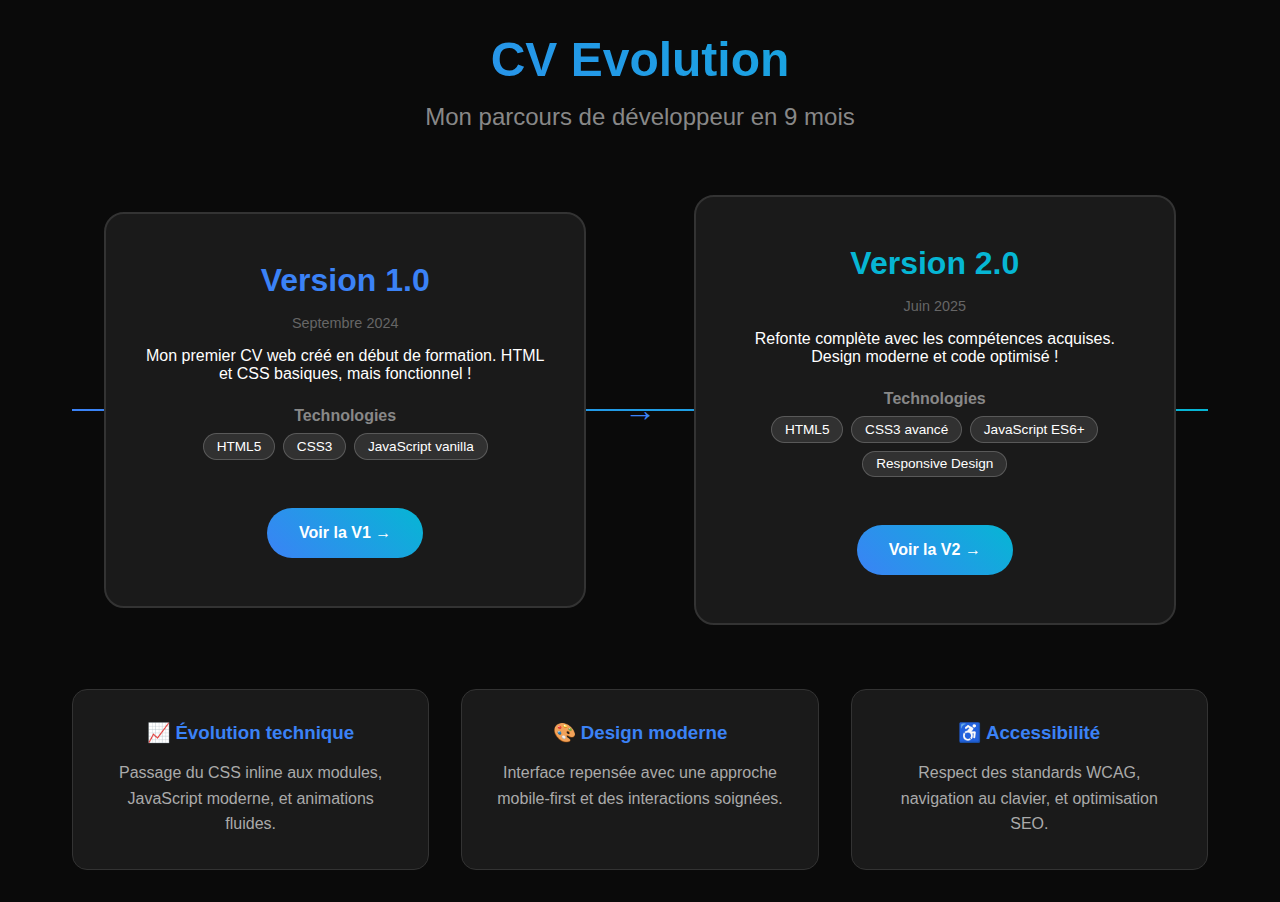
<file: index.html>
<!DOCTYPE html>
<html lang="fr">
<head>
    <meta charset="UTF-8">
    <meta name="viewport" content="width=device-width, initial-scale=1.0">
    <title>CV Evolution - De HTML basique à moderne</title>
    <style>
        * {
            margin: 0;
            padding: 0;
            box-sizing: border-box;
        }
        
        body {
            font-family: 'Arial', sans-serif;
            background: #0a0a0a;
            color: #fff;
            min-height: 100vh;
            display: flex;
            align-items: center;
            justify-content: center;
            overflow-x: hidden;
        }
        
        .container {
            max-width: 1200px;
            padding: 2rem;
            text-align: center;
        }
        
        h1 {
            font-size: 3rem;
            margin-bottom: 1rem;
            background: linear-gradient(45deg, #3b82f6, #06b6d4);
            -webkit-background-clip: text;
            -webkit-text-fill-color: transparent;
            animation: glow 2s ease-in-out infinite alternate;
        }
        
        @keyframes glow {
            from { filter: drop-shadow(0 0 20px rgba(59, 130, 246, 0.5)); }
            to { filter: drop-shadow(0 0 30px rgba(6, 182, 212, 0.8)); }
        }
        
        .subtitle {
            font-size: 1.5rem;
            color: #888;
            margin-bottom: 3rem;
        }
        
        .timeline {
            position: relative;
            display: flex;
            justify-content: space-between;
            align-items: center;
            margin: 4rem 0;
            padding: 0 2rem;
        }
        
        .timeline::before {
            content: '';
            position: absolute;
            top: 50%;
            left: 0;
            right: 0;
            height: 2px;
            background: linear-gradient(90deg, #3b82f6, #06b6d4);
            transform: translateY(-50%);
            z-index: -1;
        }
        
        .version {
            background: #1a1a1a;
            border: 2px solid #333;
            border-radius: 20px;
            padding: 3rem 2rem;
            width: 45%;
            transition: all 0.3s ease;
            position: relative;
        }
        
        .version:hover {
            transform: translateY(-10px);
            border-color: #3b82f6;
            box-shadow: 0 20px 40px rgba(59, 130, 246, 0.3);
        }
        
        .version h2 {
            font-size: 2rem;
            margin-bottom: 1rem;
        }
        
        .version.v1 h2 {
            color: #3b82f6;
        }
        
        .version.v2 h2 {
            color: #06b6d4;
        }
        
        .date {
            color: #666;
            font-size: 0.9rem;
            margin-bottom: 1rem;
        }
        
        .tech-stack {
            margin: 1.5rem 0;
        }
        
        .tech-stack h3 {
            font-size: 1rem;
            color: #888;
            margin-bottom: 0.5rem;
        }
        
        .tags {
            display: flex;
            flex-wrap: wrap;
            gap: 0.5rem;
            justify-content: center;
            margin-top: 0.5rem;
        }
        
        .tag {
            background: rgba(255, 255, 255, 0.1);
            padding: 0.3rem 0.8rem;
            border-radius: 20px;
            font-size: 0.85rem;
            border: 1px solid rgba(255, 255, 255, 0.2);
        }
        
        .cta {
            display: inline-block;
            margin-top: 1.5rem;
            padding: 1rem 2rem;
            background: linear-gradient(45deg, #3b82f6, #06b6d4);
            color: white;
            text-decoration: none;
            border-radius: 30px;
            font-weight: bold;
            transition: all 0.3s ease;
        }
        
        .cta:hover {
            transform: scale(1.05);
            box-shadow: 0 10px 30px rgba(59, 130, 246, 0.5);
        }
        
        .arrow {
            position: absolute;
            top: 50%;
            left: 50%;
            transform: translate(-50%, -50%);
            font-size: 2rem;
            color: #3b82f6;
            animation: pulse 2s infinite;
        }
        
        @keyframes pulse {
            0%, 100% { opacity: 0.3; transform: translate(-50%, -50%) scale(1); }
            50% { opacity: 1; transform: translate(-50%, -50%) scale(1.2); }
        }
        
        .features {
            margin-top: 4rem;
            display: grid;
            grid-template-columns: repeat(auto-fit, minmax(250px, 1fr));
            gap: 2rem;
        }
        
        .feature {
            background: #1a1a1a;
            padding: 2rem;
            border-radius: 15px;
            border: 1px solid #333;
        }
        
        .feature h3 {
            color: #3b82f6;
            margin-bottom: 1rem;
        }
        
        .feature p {
            color: #aaa;
            line-height: 1.6;
        }
        
        @media (max-width: 768px) {
            h1 { font-size: 2rem; }
            .subtitle { font-size: 1.2rem; }
            .timeline {
                flex-direction: column;
                gap: 2rem;
            }
            .timeline::before {
                left: 50%;
                top: 0;
                bottom: 0;
                width: 2px;
                height: 100%;
            }
            .version {
                width: 100%;
            }
            .arrow {
                top: -30px;
                transform: translate(-50%, 0) rotate(90deg);
            }
        }
    </style>
</head>
<body>
    <div class="container">
        <h1>CV Evolution</h1>
        <p class="subtitle">Mon parcours de développeur en 9 mois</p>
        
        <div class="timeline">
            <div class="version v1">
                <h2>Version 1.0</h2>
                <p class="date">Septembre 2024</p>
                <p>Mon premier CV web créé en début de formation. HTML et CSS basiques, mais fonctionnel !</p>
                
                <div class="tech-stack">
                    <h3>Technologies</h3>
                    <div class="tags">
                        <span class="tag">HTML5</span>
                        <span class="tag">CSS3</span>
                        <span class="tag">JavaScript vanilla</span>
                    </div>
                </div>
                
                <a href="v1/index.html" class="cta">Voir la V1 →</a>
            </div>
            
            <div class="arrow">→</div>
            
            <div class="version v2">
                <h2>Version 2.0</h2>
                <p class="date">Juin 2025</p>
                <p>Refonte complète avec les compétences acquises. Design moderne et code optimisé !</p>
                
                <div class="tech-stack">
                    <h3>Technologies</h3>
                    <div class="tags">
                        <span class="tag">HTML5</span>
                        <span class="tag">CSS3 avancé</span>
                        <span class="tag">JavaScript ES6+</span>
                        <span class="tag">Responsive Design</span>
                    </div>
                </div>
                
                <a href="v2/index.html" class="cta">Voir la V2 →</a>
            </div>
        </div>
        
        <div class="features">
            <div class="feature">
                <h3>📈 Évolution technique</h3>
                <p>Passage du CSS inline aux modules, JavaScript moderne, et animations fluides.</p>
            </div>
            <div class="feature">
                <h3>🎨 Design moderne</h3>
                <p>Interface repensée avec une approche mobile-first et des interactions soignées.</p>
            </div>
            <div class="feature">
                <h3>♿ Accessibilité</h3>
                <p>Respect des standards WCAG, navigation au clavier, et optimisation SEO.</p>
            </div>
        </div>
    </div>
</body>
</html>
</file>
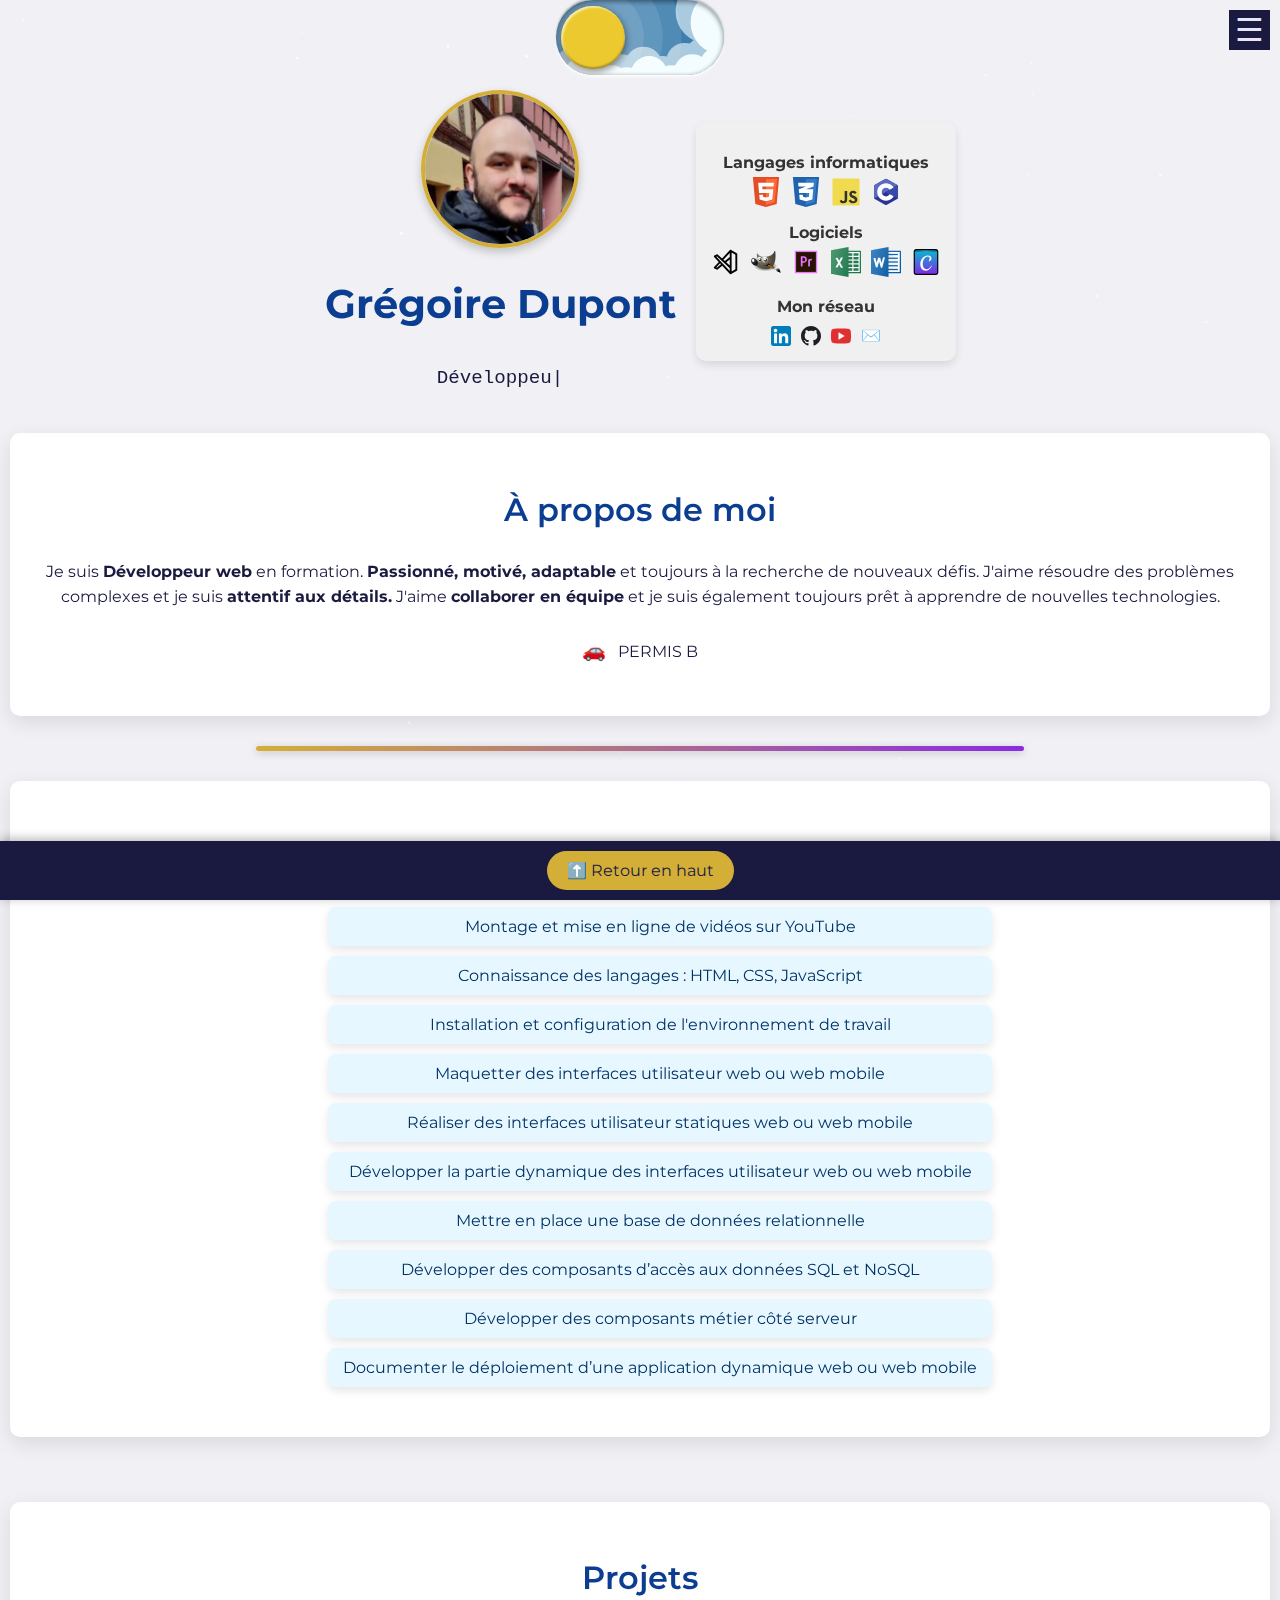
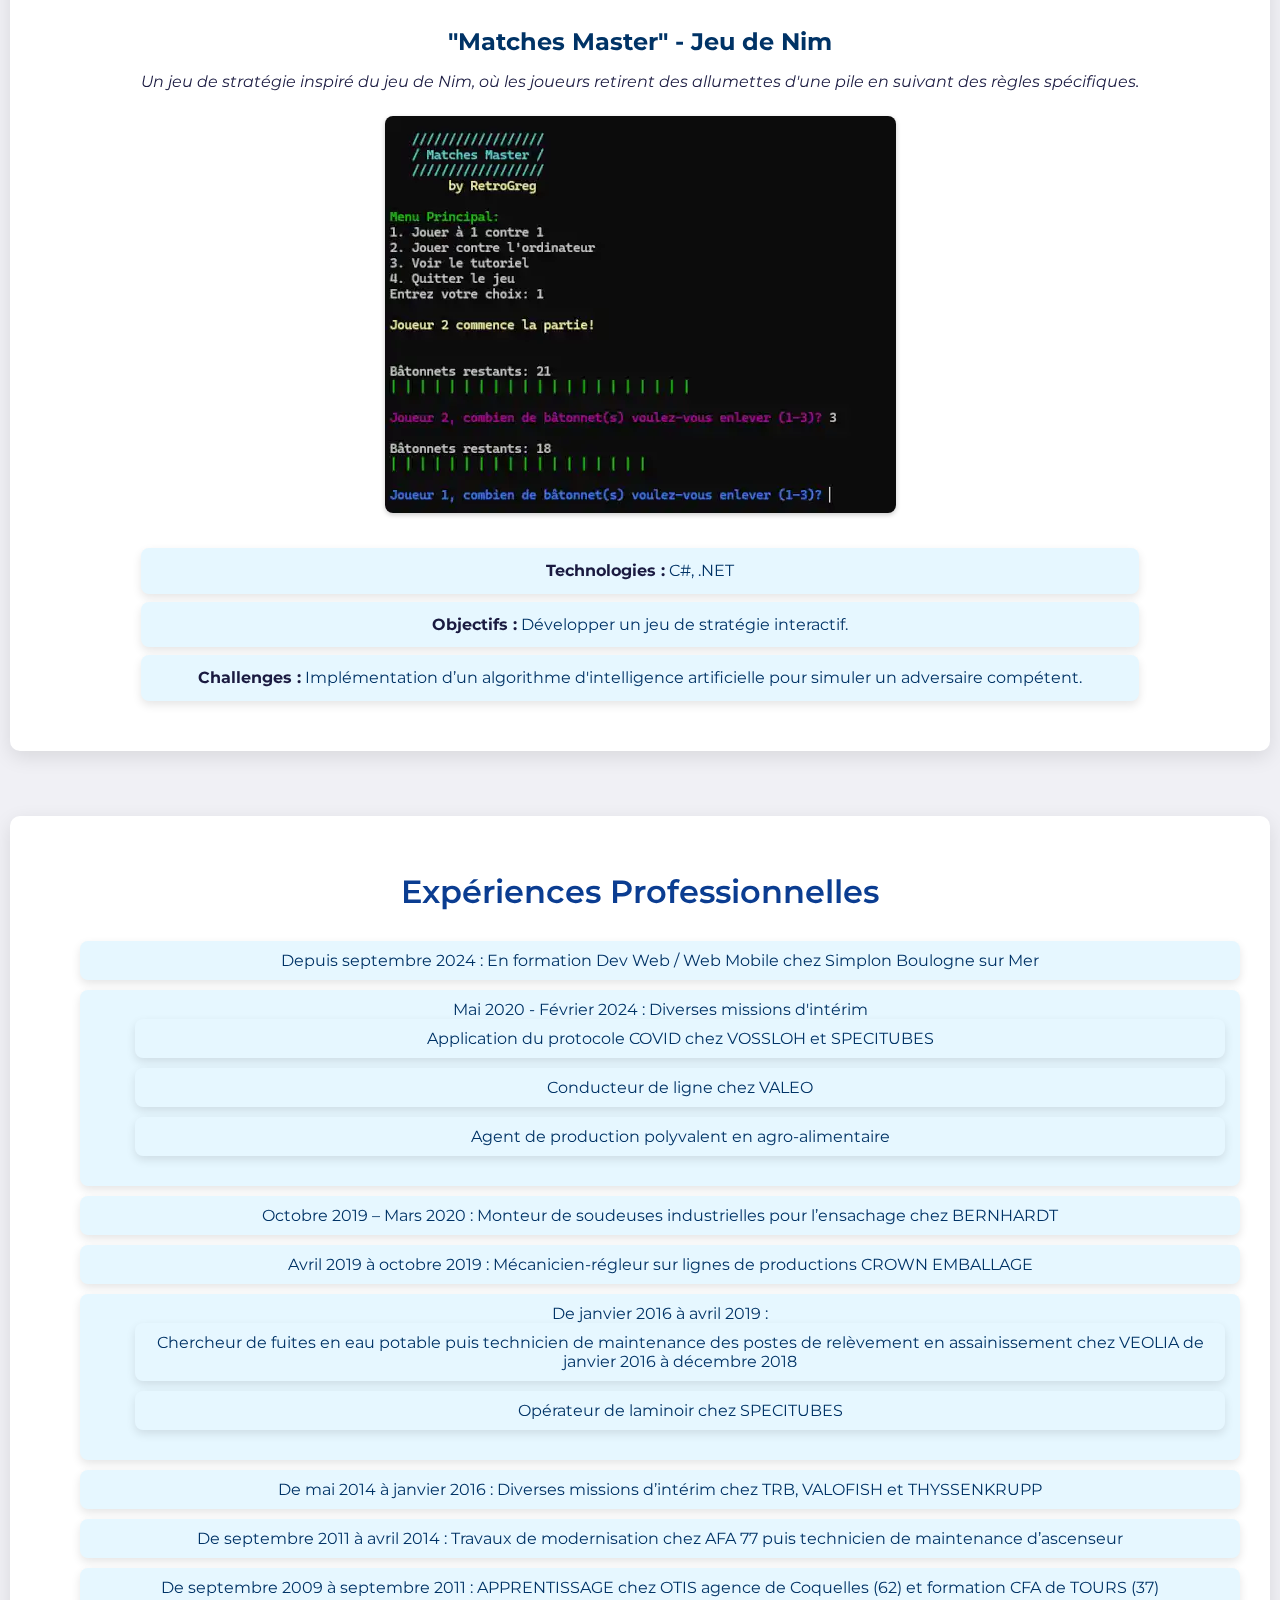
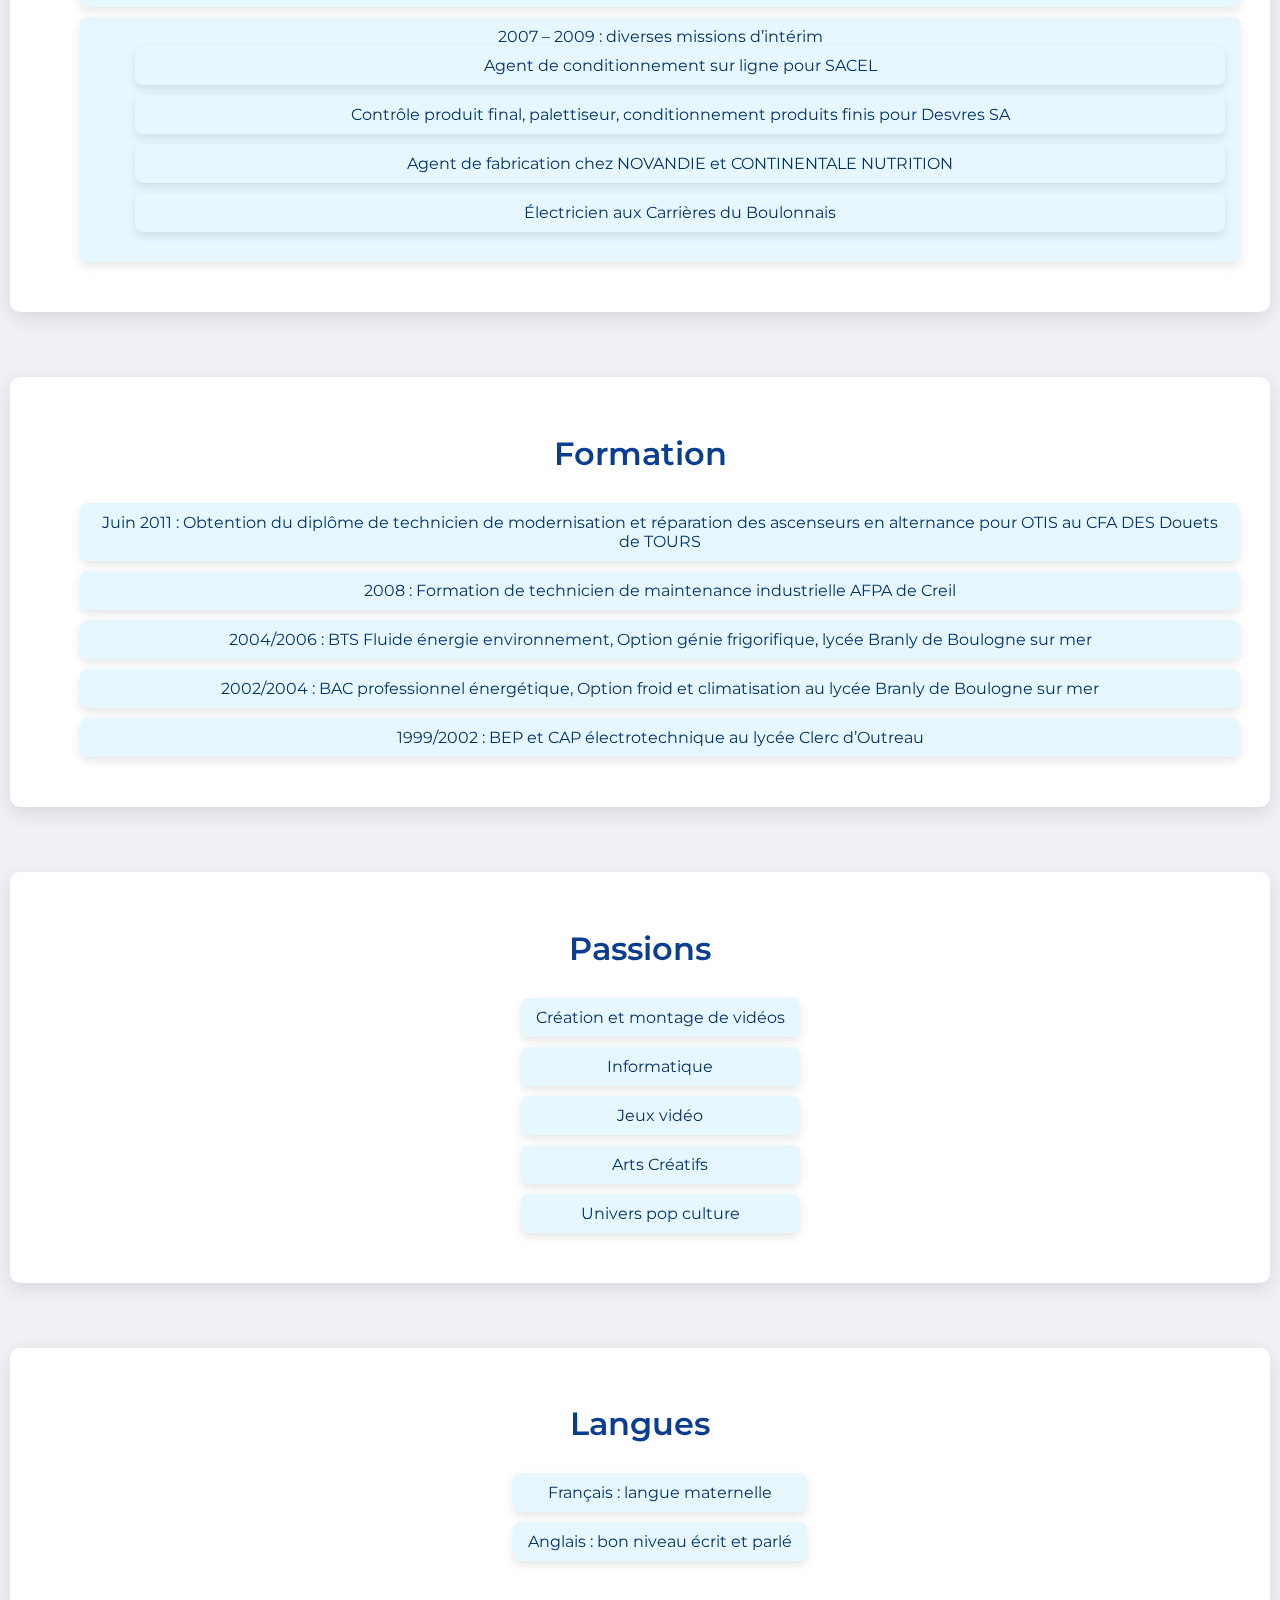
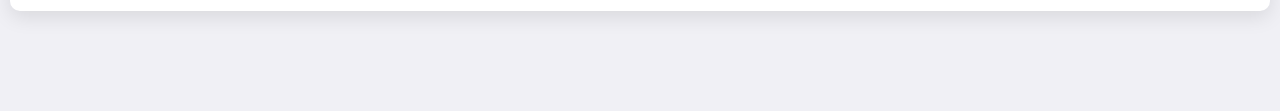
<file: v1/index.html>
<!DOCTYPE html>
<html lang="fr">
<head>
    <meta charset="UTF-8" >
    <meta name="viewport" content="width=device-width, initial-scale=1.0" >
    <meta name="description" content="CV Grégoire Dupont" >
    <title>CV Grégoire Dupont</title>

    <!--  Google Fonts link -->
    <link rel="preload"
        href="https://fonts.googleapis.com/css2?family=Roboto:wght@300;400;500;700&family=Montserrat:wght@400;500;600;700&display=swap"
        as="style" onload="this.onload=null;this.rel='stylesheet'" >
    <noscript>
        <link
            href="https://fonts.googleapis.com/css2?family=Roboto:wght@300;400;500;700&family=Montserrat:wght@400;500;600;700&display=swap"
            rel="stylesheet" >
    </noscript>

    <!-- Main stylesheet -->
    <link rel="stylesheet" href="style.css" >
</head>

<body id="top">
    <!-- Header -->
    <header class="centered-header">
        <!-- Dark mode switch -->
        <label class="theme-switch" aria-label="Basculer le mode sombre" title="Basculer le mode sombre">
            <input type="checkbox" class="theme-switch__checkbox" aria-label="Basculer le mode sombre" >
            <div class="theme-switch__container">
                <div class="theme-switch__clouds"></div>
                <div class="theme-switch__stars-container">
                    <svg xmlns="http://www.w3.org/2000/svg" viewBox="0 0 144 55" fill="none">
                        <path fill-rule="evenodd" clip-rule="evenodd"
                            d="M135.831 3.00688C135.055 3.85027 134.111 4.29946 133 4.35447C134.111 4.40947 135.055 4.85867 135.831 5.71123C136.607 6.55462 136.996 7.56303 136.996 8.72727C136.996 7.95722 137.172 7.25134 137.525 6.59129C137.886 5.93124 138.372 5.39954 138.98 5.00535C139.598 4.60199 140.268 4.39114 141 4.35447C139.88 4.2903 138.936 3.85027 138.16 3.00688C137.384 2.16348 136.996 1.16425 136.996 0C136.996 1.16425 136.607 2.16348 135.831 3.00688ZM31 23.3545C32.1114 23.2995 33.0551 22.8503 33.8313 22.0069C34.6075 21.1635 34.9956 20.1642 34.9956 19C34.9956 20.1642 35.3837 21.1635 36.1599 22.0069C36.9361 22.8503 37.8798 23.2903 39 23.3545C38.2679 23.3911 37.5976 23.602 36.9802 24.0053C36.3716 24.3995 35.8864 24.9312 35.5248 25.5913C35.172 26.2513 34.9956 26.9572 34.9956 27.7273C34.9956 26.563 34.6075 25.5546 33.8313 24.7112C33.0551 23.8587 32.1114 23.4095 31 23.3545ZM0 36.3545C1.11136 36.2995 2.05513 35.8503 2.83131 35.0069C3.6075 34.1635 3.99559 33.1642 3.99559 32C3.99559 33.1642 4.38368 34.1635 5.15987 35.0069C5.93605 35.8503 6.87982 36.2903 8 36.3545C7.26792 36.3911 6.59757 36.602 5.98015 37.0053C5.37155 37.3995 4.88644 37.9312 4.52481 38.5913C4.172 39.2513 3.99559 39.9572 3.99559 40.7273C3.99559 39.563 3.6075 38.5546 2.83131 37.7112C2.05513 36.8587 1.11136 36.4095 0 36.3545ZM56.8313 24.0069C56.0551 24.8503 55.1114 25.2995 54 25.3545C55.1114 25.4095 56.0551 25.8587 56.8313 26.7112C57.6075 27.5546 57.9956 28.563 57.9956 29.7273C57.9956 28.9572 58.172 28.2513 58.5248 27.5913C58.8864 26.9312 59.3716 26.3995 59.9802 26.0053C60.5976 25.602 61.2679 25.3911 62 25.3545C60.8798 25.2903 59.9361 24.8503 59.1599 24.0069C58.3837 23.1635 57.9956 22.1642 57.9956 21C57.9956 22.1642 57.6075 23.1635 56.8313 24.0069ZM81 25.3545C82.1114 25.2995 83.0551 24.8503 83.8313 24.0069C84.6075 23.1635 84.9956 22.1642 84.9956 21C84.9956 22.1642 85.3837 23.1635 86.1599 24.0069C86.9361 24.8503 87.8798 25.2903 89 25.3545C88.2679 25.3911 87.5976 25.602 86.9802 26.0053C86.3716 26.3995 85.8864 26.9312 85.5248 27.5913C85.172 28.2513 84.9956 28.9572 84.9956 29.7273C84.9956 28.563 84.6075 27.5546 83.8313 26.7112C83.0551 25.8587 82.1114 25.4095 81 25.3545ZM136 36.3545C137.111 36.2995 138.055 35.8503 138.831 35.0069C139.607 34.1635 139.996 33.1642 139.996 32C139.996 33.1642 140.384 34.1635 141.16 35.0069C141.936 35.8503 142.88 36.2903 144 36.3545C143.268 36.3911 142.598 36.602 141.98 37.0053C141.372 37.3995 140.886 37.9312 140.525 38.5913C140.172 39.2513 139.996 39.9572 139.996 40.7273C139.996 39.563 139.607 38.5546 138.831 37.7112C138.055 36.8587 137.111 36.4095 136 36.3545ZM101.831 49.0069C101.055 49.8503 100.111 50.2995 99 50.3545C100.111 50.4095 101.055 50.8587 101.831 51.7112C102.607 52.5546 102.996 53.563 102.996 54.7273C102.996 53.9572 103.172 53.2513 103.525 52.5913C103.886 51.9312 104.372 51.3995 104.98 51.0053C105.598 50.602 106.268 50.3911 107 50.3545C105.88 50.2903 104.936 49.8503 104.16 49.0069C103.384 48.1635 102.996 47.1642 102.996 46C102.996 47.1642 102.607 48.1635 101.831 49.0069Z"
                            fill="currentColor"></path>
                    </svg>
                </div>
                <div class="theme-switch__circle-container">
                    <div class="theme-switch__sun-moon-container">
                        <div class="theme-switch__moon">
                            <div class="theme-switch__spot"></div>
                            <div class="theme-switch__spot"></div>
                            <div class="theme-switch__spot"></div>
                        </div>
                    </div>
                </div>
            </div>
        </label>
        <div class="header-content">
            <div class="header-left">
                <img src="images/Capture_ecran_2024-09-11_091510.webp" alt="photo gregoire" class="profile-photo" >
                <div class="name-age">
                    <h1>Grégoire Dupont</h1>
                    <p id="typewriter">
                        <span id="text"></span><span id="cursor">|</span>
                    </p>
                </div>
            </div>
            <div class="header-middle">
                <div class="skills-section">
                    <h3>Langages informatiques</h3>
                    <div class="skills-icons">
                        <div class="icon">
                            <img src="icons/html5.svg" alt="HTML" title="HTML5" >
                        </div>
                        <div class="icon">
                            <img src="icons/css3.svg" alt="CSS" title="CSS3" >
                        </div>
                        <div class="icon">
                            <img src="icons/javascript.svg" alt="JavaScript" title="JavaScript" >
                        </div>
                        <div class="icon">
                            <img src="icons/iconc.svg" alt="C#" title="C#">
                        </div>
                    </div>
                </div>

                <div class="skills-section">
                    <h3>Logiciels</h3>
                    <div class="skills-icons">
                        <div class="icon">
                            <img src="icons/visualstudio.svg" alt="Visual Studio" title="Visual Studio" >
                        </div>
                        <div class="icon">
                            <img src="icons/gimp.svg" alt="GIMP" title="Gimp" >
                        </div>
                        <div class="icon">
                            <img src="icons/adobepremiere.svg" alt="Adobe Premiere" title="Adobe Premiere" >
                        </div>
                        <div class="icon">
                            <img src="icons/excel.svg" alt="Excel" title="Microsoft Excel">
                        </div>
                        <div class="icon">
                            <img src="icons/word.svg" alt="Word" title="Microsoft Word">
                        </div>
                        <div class="icon">
                            <img src="icons/iconcanva.svg" alt="Canva" title="Canva">
                        </div>
                    </div>
                </div>

                <div class="social-network">
                    <h3>Mon réseau</h3>
                    <div class="header-right social-icons">
                        <a href="https://www.linkedin.com/in/gr%C3%A9goire-dupont-801355328/" target="_blank"
                            class="linkedin-link" aria-label="Lien vers le profil LinkedIn de Grégoire Dupont"
                            title="LinkedIn - Grégoire Dupont">
                            <svg height="20" viewBox="0 0 72 72" width="20" xmlns="http://www.w3.org/2000/svg">
                                <g fill="none" fill-rule="evenodd">
                                    <path
                                        d="M8,72 L64,72 C68.418278,72 72,68.418278 72,64 L72,8 C72,3.581722 68.418278,-8.11624501e-16 64,0 L8,0 C3.581722,8.11624501e-16 -5.41083001e-16,3.581722 0,8 L0,64 C5.41083001e-16,68.418278 3.581722,72 8,72 Z"
                                        fill="#007EBB"></path>
                                    <path
                                        d="M62,62 L51.315625,62 L51.315625,43.8021149 C51.315625,38.8127542 49.4197917,36.0245323 45.4707031,36.0245323 C41.1746094,36.0245323 38.9300781,38.9261103 38.9300781,43.8021149 L38.9300781,62 L28.6333333,62 L28.6333333,27.3333333 L38.9300781,27.3333333 L38.9300781,32.0029283 C38.9300781,32.0029283 42.0260417,26.2742151 49.3825521,26.2742151 C56.7356771,26.2742151 62,30.7644705 62,40.051212 L62,62 Z M16.349349,22.7940133 C12.8420573,22.7940133 10,19.9296567 10,16.3970067 C10,12.8643566 12.8420573,10 16.349349,10 C19.8566406,10 22.6970052,12.8643566 22.6970052,16.3970067 C22.6970052,19.9296567 19.8566406,22.7940133 16.349349,22.7940133 Z M11.0325521,62 L21.769401,62 L21.769401,27.3333333 L11.0325521,27.3333333 L11.0325521,62 Z"
                                        fill="#FFF"></path>
                                </g>
                            </svg>
                        </a>
                        <a href="https://github.com/RetroGreg" target="_blank" class="github-link"
                            aria-label="Lien vers le profil GitHub de Grégoire Dupont" title="GitHub - Grégoire Dupont">
                            <svg width="20" height="20" viewBox="0 0 16 16" fill="none"
                                xmlns="http://www.w3.org/2000/svg">
                                <path fill-rule="evenodd" clip-rule="evenodd"
                                    d="M8 0C3.58 0 0 3.58 0 8C0 11.54 2.29 14.53 5.47 15.59C5.87 15.66 6.02 15.42 6.02 15.21C6.02 15.02 6.01 14.39 6.01 13.72C4 14.09 3.48 13.23 3.32 12.78C3.23 12.55 2.84 11.84 2.5 11.65C2.22 11.5 1.82 11.13 2.49 11.12C3.12 11.11 3.57 11.7 3.72 11.94C4.44 13.15 5.59 12.81 6.05 12.6C6.12 12.08 6.33 11.73 6.56 11.53C4.78 11.33 2.92 10.64 2.92 7.58C2.92 6.71 3.23 5.99 3.74 5.43C3.66 5.23 3.38 4.41 3.82 3.31C3.82 3.31 4.49 3.1 6.02 4.13C6.66 3.95 7.34 3.86 8.02 3.86C8.7 3.86 9.38 3.95 10.02 4.13C11.55 3.09 12.22 3.31 12.22 3.31C12.66 4.41 12.38 5.23 12.3 5.43C12.81 5.99 13.12 6.7 13.12 7.58C13.12 10.65 11.25 11.33 9.47 11.53C9.76 11.78 10.01 12.26 10.01 13.01C10.01 14.08 10 14.94 10 15.21C10 15.42 10.15 15.67 10.55 15.59C13.71 14.53 16 11.53 16 8C16 3.58 12.42 0 8 0Z"
                                    fill="#1B1F23"></path>
                            </svg>
                        </a>
                        <a href="https://www.youtube.com/@retrogreg" target="_blank" class="youtube-link"
                            aria-label="Lien vers la chaîne YouTube de Grégoire Dupont" title="YouTube - RetroGreg">
                            <img src="icons/youtube.svg" alt="YouTube" width="20" height="20">
                        </a>
                        <a href="mailto:dupontgregoire21@gmail.com" class="email-link"
                            aria-label="Envoyer un email à Grégoire Dupont" title="Email - Grégoire Dupont">
                            <span class="icon">✉️</span>
                        </a>
                    </div>
                </div>
            </div>
        </div>
    </header>

    <!-- Hamburger menu -->
    <button class="menu-toggle">☰</button>
    <nav class="sticky-nav">
        <ul>
            <li><a href="#aboutme">À propos de moi</a></li>
            <li><a href="#skills">Compétences</a></li>
            <li><a href="#projects">Projets</a></li>
            <li><a href="#experiences">Expériences Professionnelles</a></li>
            <li><a href="#formation">Formation</a></li>
            <li><a href="#passions">Passions</a></li>
            <li><a href="#languages">Langues</a></li>
        </ul>
    </nav>

    <!-- Main content -->
    <section id="aboutme" class="card">
        <h2>À propos de moi</h2>
        <p>
            Je suis <strong>Développeur web</strong> en formation. <strong>Passionné, motivé, adaptable</strong> et toujours à la recherche de nouveaux défis. 
            J'aime résoudre des problèmes complexes et je suis <strong>attentif aux détails.</strong> 
            J'aime <strong>collaborer en équipe</strong> et je suis également toujours prêt à apprendre de nouvelles technologies.<br><br>
           <span class="icon">🚗</span> PERMIS B 
        </p>
    </section>

    <div class="separator"></div>

    <section id="skills" class="card">
        <h2>Champs de compétences</h2>
        <ul class="skills">
            <li>Montage et mise en ligne de vidéos sur YouTube</li>
            <li>Connaissance des langages : HTML, CSS, JavaScript</li>
            <li>Installation et configuration de l'environnement de travail</li>
            <li>Maquetter des interfaces utilisateur web ou web mobile</li>
            <li>Réaliser des interfaces utilisateur statiques web ou web mobile</li>
            <li>
                Développer la partie dynamique des interfaces utilisateur web ou web
                mobile
            </li>
            <li>Mettre en place une base de données relationnelle</li>
            <li>Développer des composants d’accès aux données SQL et NoSQL</li>
            <li>Développer des composants métier côté serveur</li>
            <li>
                Documenter le déploiement d’une application dynamique web ou web
                mobile
            </li>
        </ul>
    </section>
    <div class="separator"></div>

    <section id="projects" class="card">
        <h2>Projets</h2>
        <div class="project-item">
            <h3>"Matches Master" - Jeu de Nim</h3>
            <p>Un jeu de stratégie inspiré du jeu de Nim, où les joueurs retirent des allumettes d'une pile en suivant des règles spécifiques.</p>
            <img src="images/matchemaster.webp" alt="Matches Master Game" title="Matches Master Game" class="project-image" width="511" height="397">
                        <ul>
                <li><strong>Technologies :</strong> C#, .NET</li>
                <li><strong>Objectifs :</strong> Développer un jeu de stratégie interactif.</li>
                <li><strong>Challenges :</strong> Implémentation d’un algorithme d'intelligence artificielle pour simuler un adversaire compétent.</li>
            </ul>
        </div>
    </section>

    <div class="separator"></div>

    <section id="experiences" class="card">
        <h2>Expériences Professionnelles</h2>
        <ul>
            <li>
                Depuis septembre 2024 : En formation Dev Web / Web Mobile chez Simplon Boulogne sur Mer
            </li>
            <li>
                Mai 2020 - Février 2024 : Diverses missions d'intérim
                <ul>
                    <li>Application du protocole COVID chez VOSSLOH et SPECITUBES</li>
                    <li>Conducteur de ligne chez VALEO</li>
                    <li>Agent de production polyvalent en agro-alimentaire</li>
                </ul>
            </li>
            <li>
                Octobre 2019 – Mars 2020 : Monteur de soudeuses industrielles pour
                l’ensachage chez BERNHARDT
            </li>
            <li>
                Avril 2019 à octobre 2019 : Mécanicien-régleur sur lignes de
                productions CROWN EMBALLAGE
            </li>
            <li>
                De janvier 2016 à avril 2019 :
                <ul>
                    <li>
                        Chercheur de fuites en eau potable puis technicien de maintenance
                        des postes de relèvement en assainissement chez VEOLIA de janvier
                        2016 à décembre 2018
                    </li>
                    <li>Opérateur de laminoir chez SPECITUBES</li>
                </ul>
            </li>
            <li>
                De mai 2014 à janvier 2016 : Diverses missions d’intérim chez TRB,
                VALOFISH et THYSSENKRUPP
            </li>
            <li>
                De septembre 2011 à avril 2014 : Travaux de modernisation chez AFA 77
                puis technicien de maintenance d’ascenseur
            </li>
            <li>
                De septembre 2009 à septembre 2011 : APPRENTISSAGE chez OTIS agence de
                Coquelles (62) et formation CFA de TOURS (37)
            </li>
            <li>
                2007 – 2009 : diverses missions d’intérim
                <ul>
                    <li>Agent de conditionnement sur ligne pour SACEL</li>
                    <li>
                        Contrôle produit final, palettiseur, conditionnement produits
                        finis pour Desvres SA
                    </li>
                    <li>
                        Agent de fabrication chez NOVANDIE et CONTINENTALE NUTRITION
                    </li>
                    <li>Électricien aux Carrières du Boulonnais</li>
                </ul>
            </li>
        </ul>
    </section>

    <div class="separator"></div>

    <section id="formation" class="card">
        <h2>Formation</h2>
        <ul>
            <li>
                Juin 2011 : Obtention du diplôme de technicien de modernisation et
                réparation des ascenseurs en alternance pour OTIS au CFA DES Douets de
                TOURS
            </li>
            <li>
                2008 : Formation de technicien de maintenance industrielle AFPA de
                Creil
            </li>
            <li>
                2004/2006 : BTS Fluide énergie environnement, Option génie
                frigorifique, lycée Branly de Boulogne sur mer
            </li>
            <li>
                2002/2004 : BAC professionnel énergétique, Option froid et
                climatisation au lycée Branly de Boulogne sur mer
            </li>
            <li>
                1999/2002 : BEP et CAP électrotechnique au lycée Clerc d’Outreau
            </li>
        </ul>
    </section>

    <div class="separator"></div>

    <section id="passions" class="card">
        <h2>Passions</h2>
        <ul>
            <li>Création et montage de vidéos</li>
            <li>Informatique</li>
            <li>Jeux vidéo</li>
            <li>Arts Créatifs</li>
            <li>Univers pop culture</li>
        </ul>
    </section>

    <div class="separator"></div>

    <section id="languages" class="card">
        <h2>Langues</h2>
        <ul>
            <li>Français : langue maternelle</li>
            <li>Anglais : bon niveau écrit et parlé</li>
        </ul>
    </section>

    <div class="star-field"></div>


    <!-- Footer -->
    <footer class="footer">
        <a href="#top" class="back-to-top">⬆️ Retour en haut</a>
    </footer>

    <script src="script.js" defer></script>
</body>

</html>
</file>
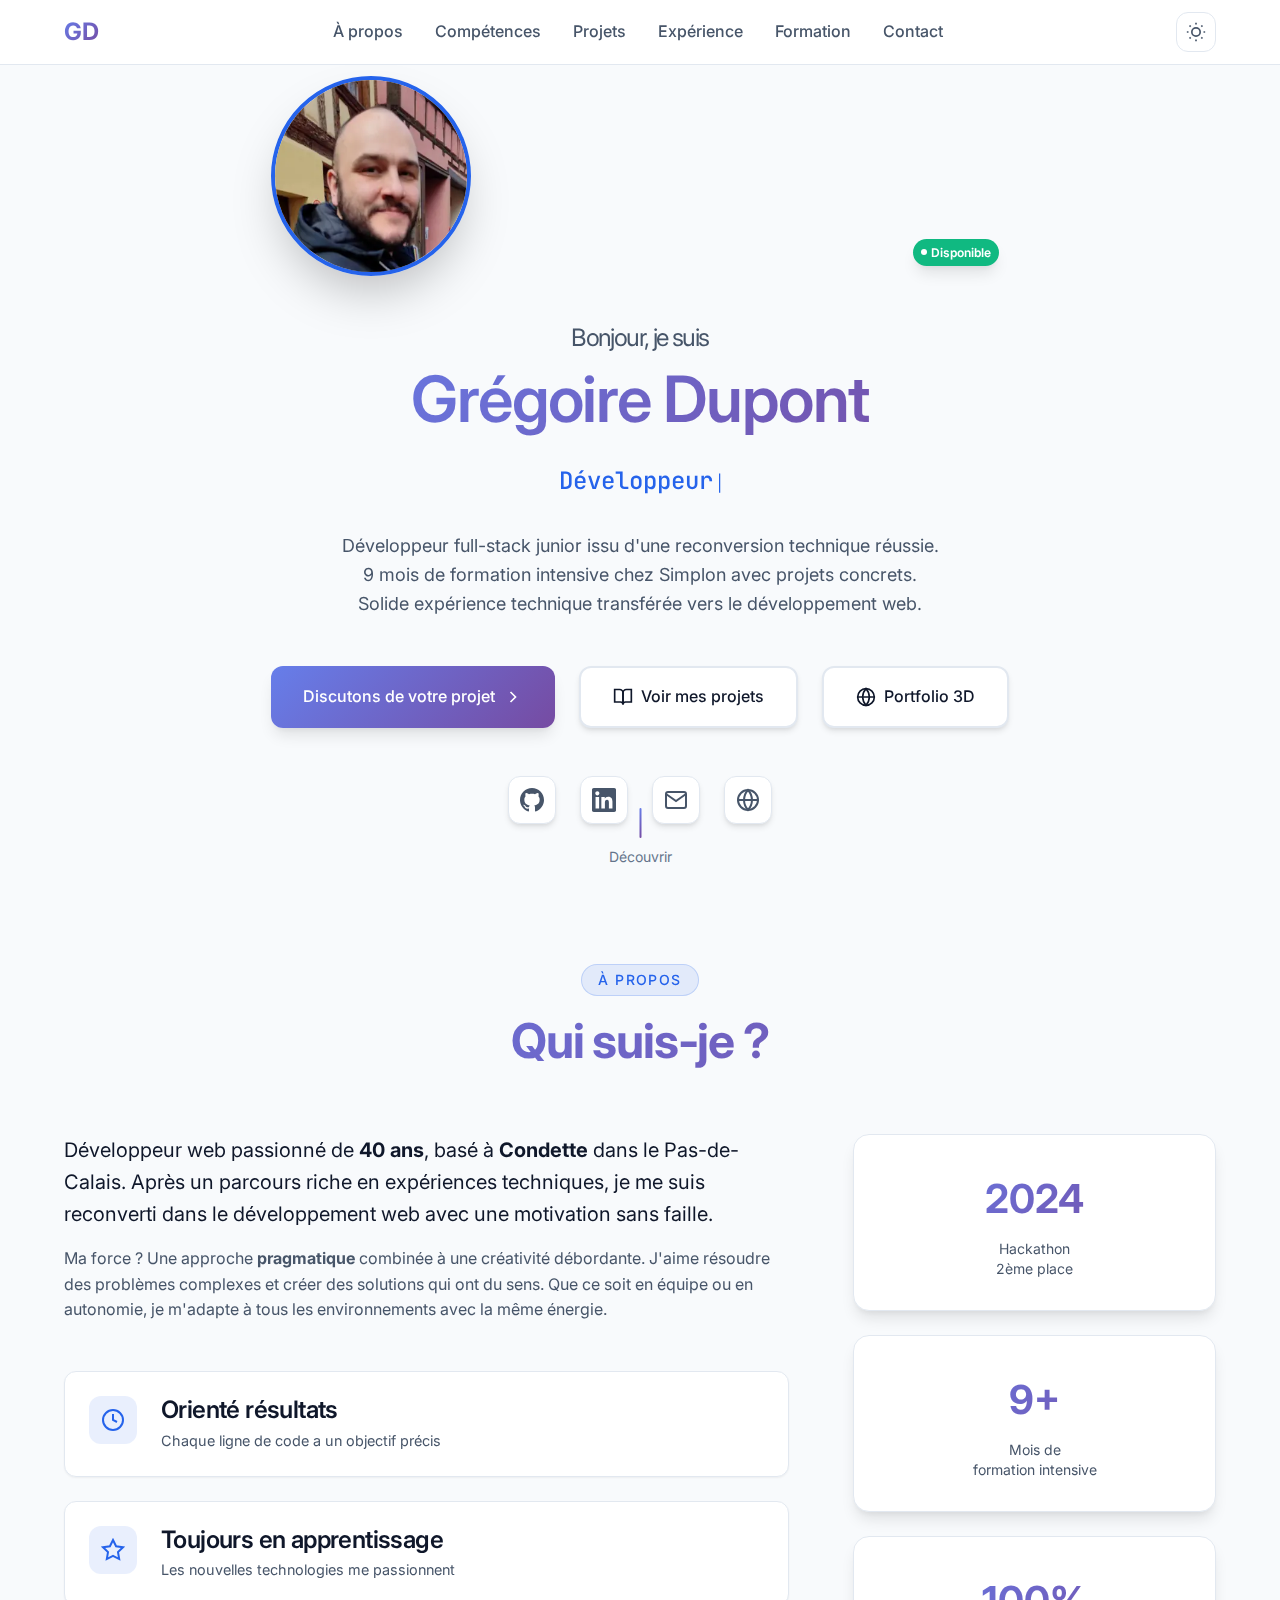
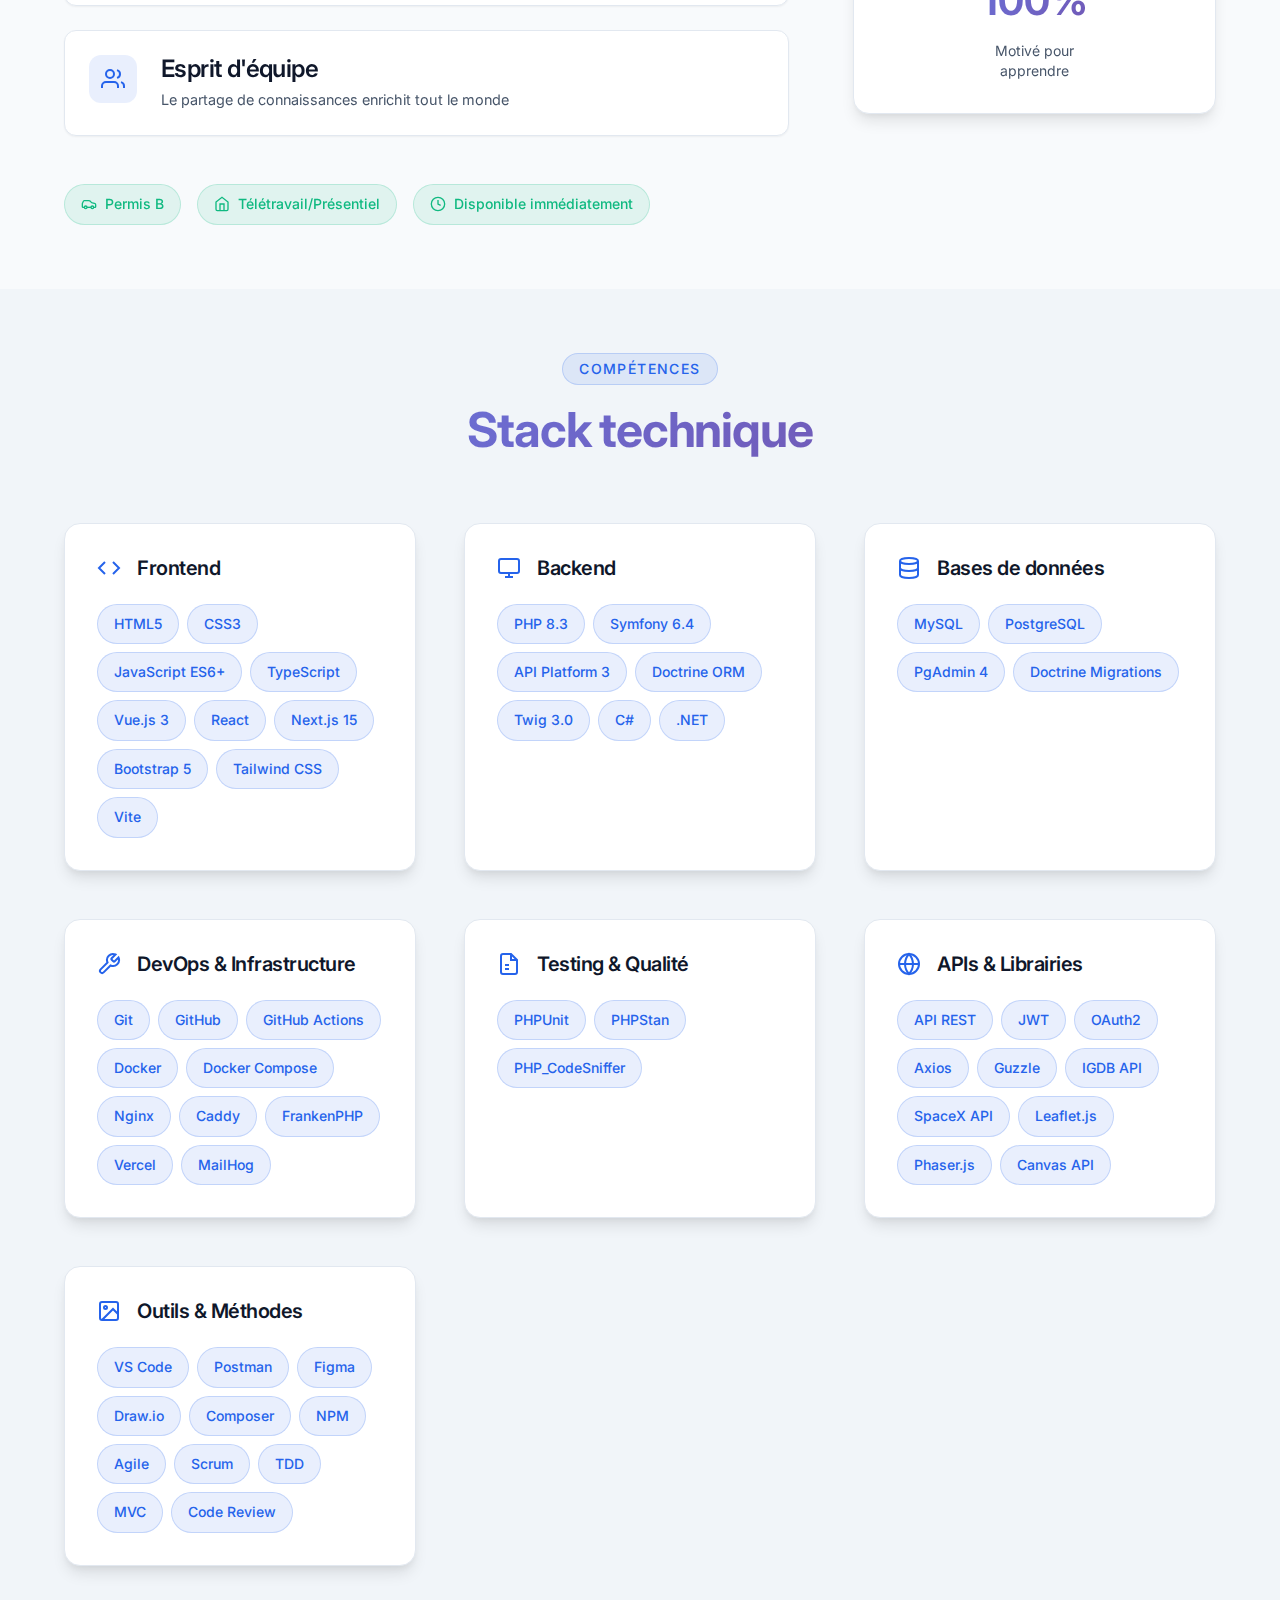
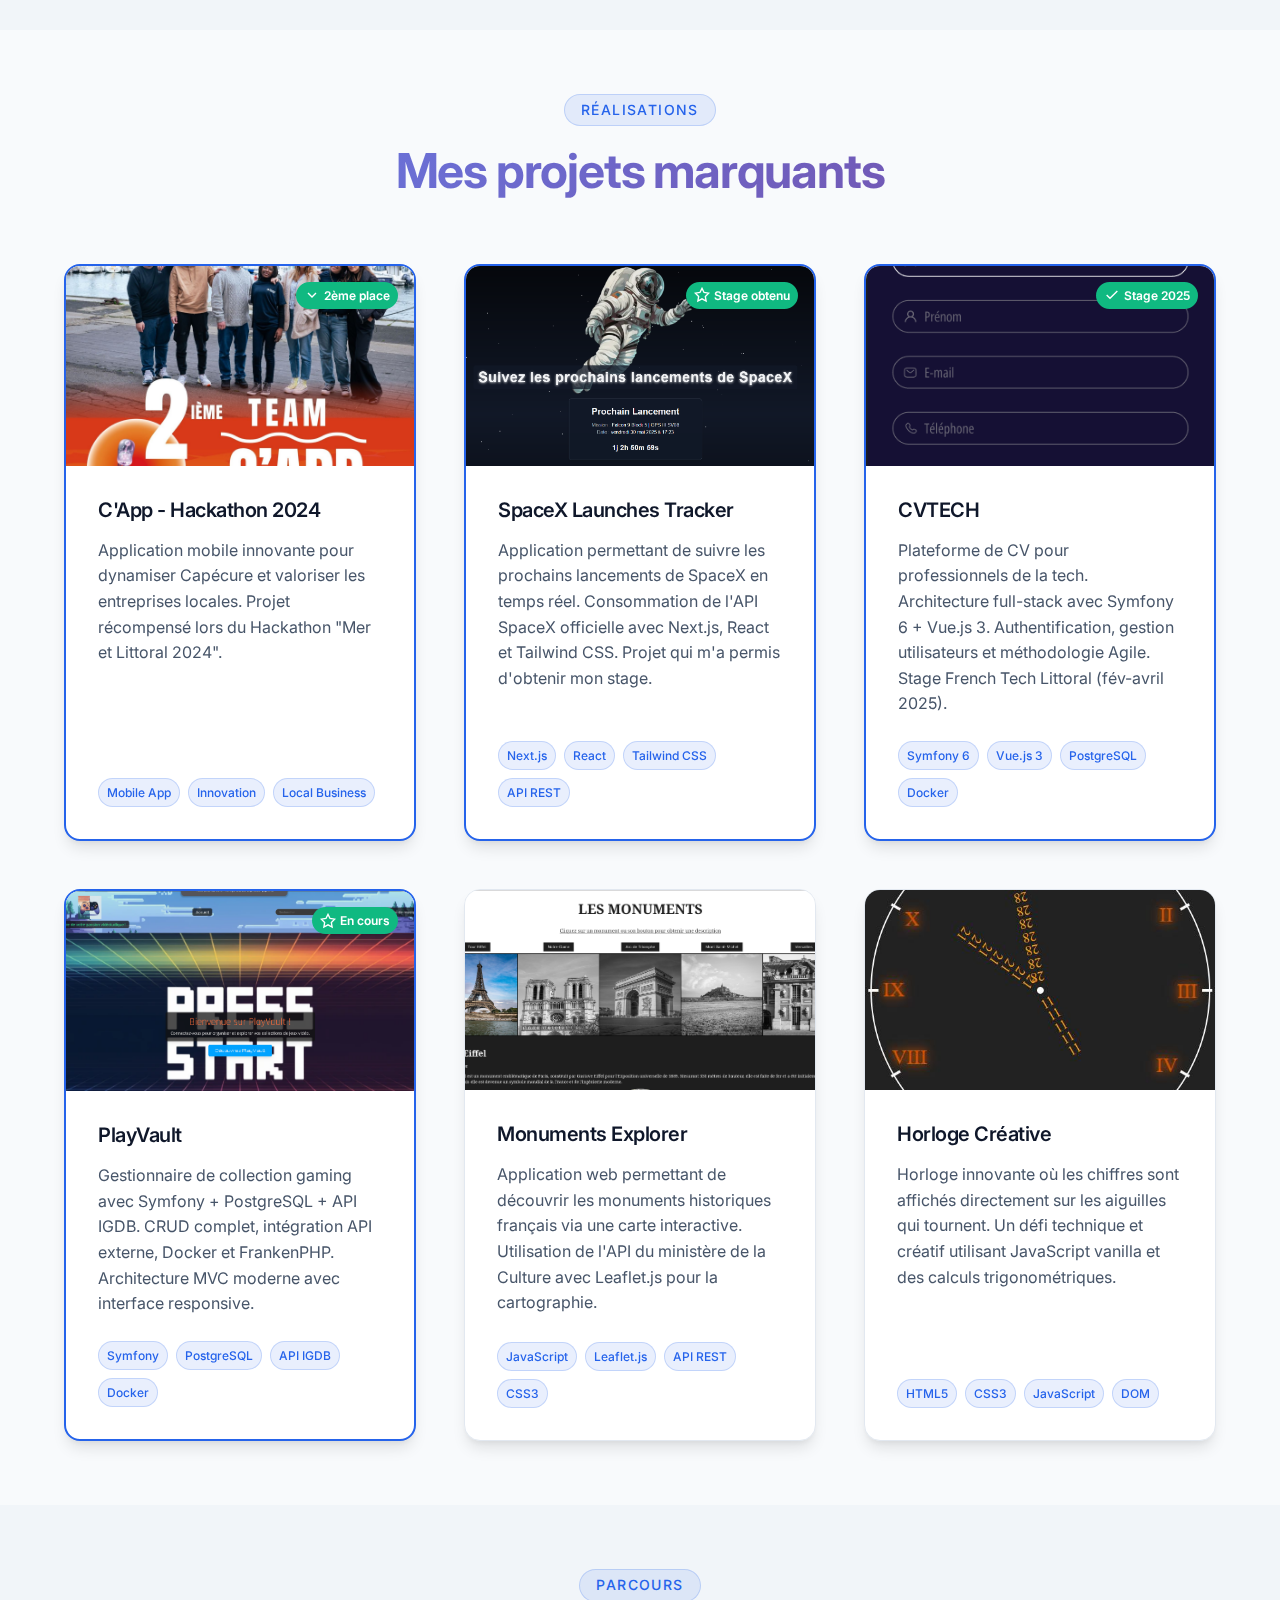
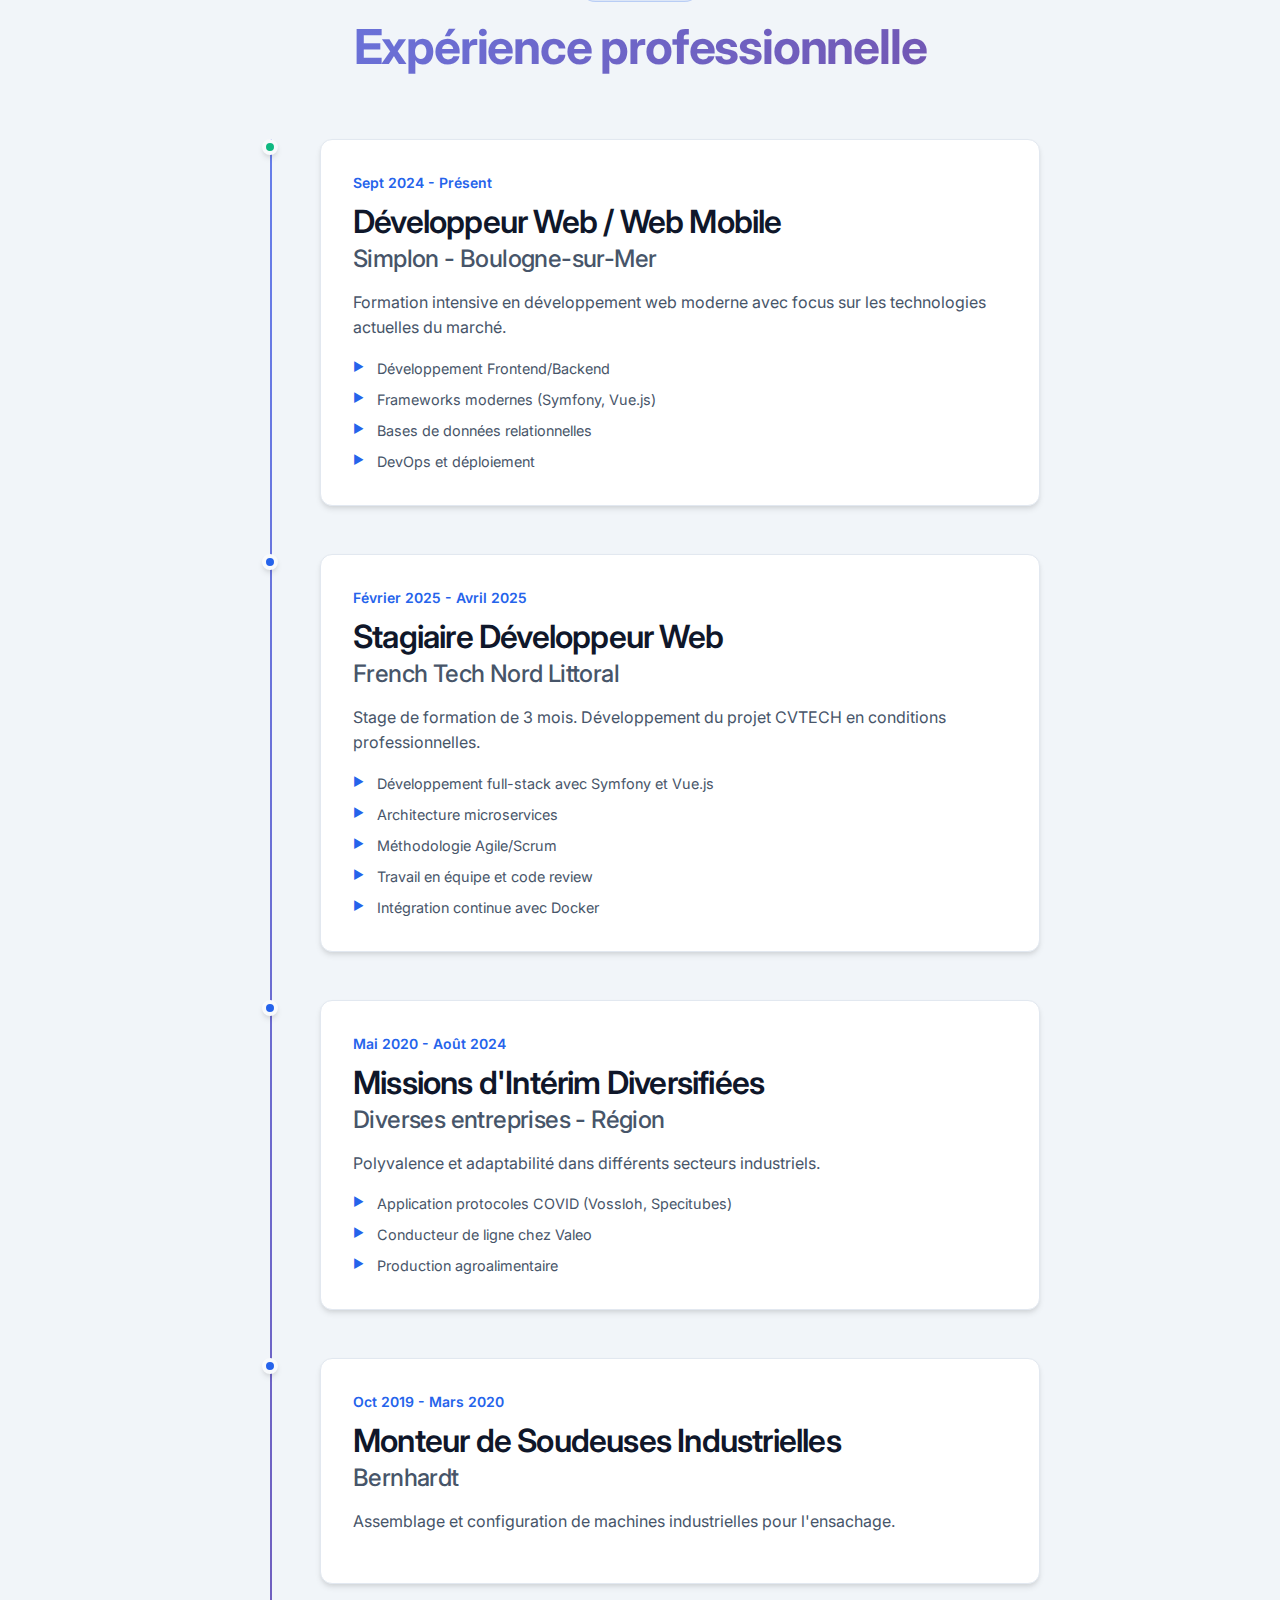
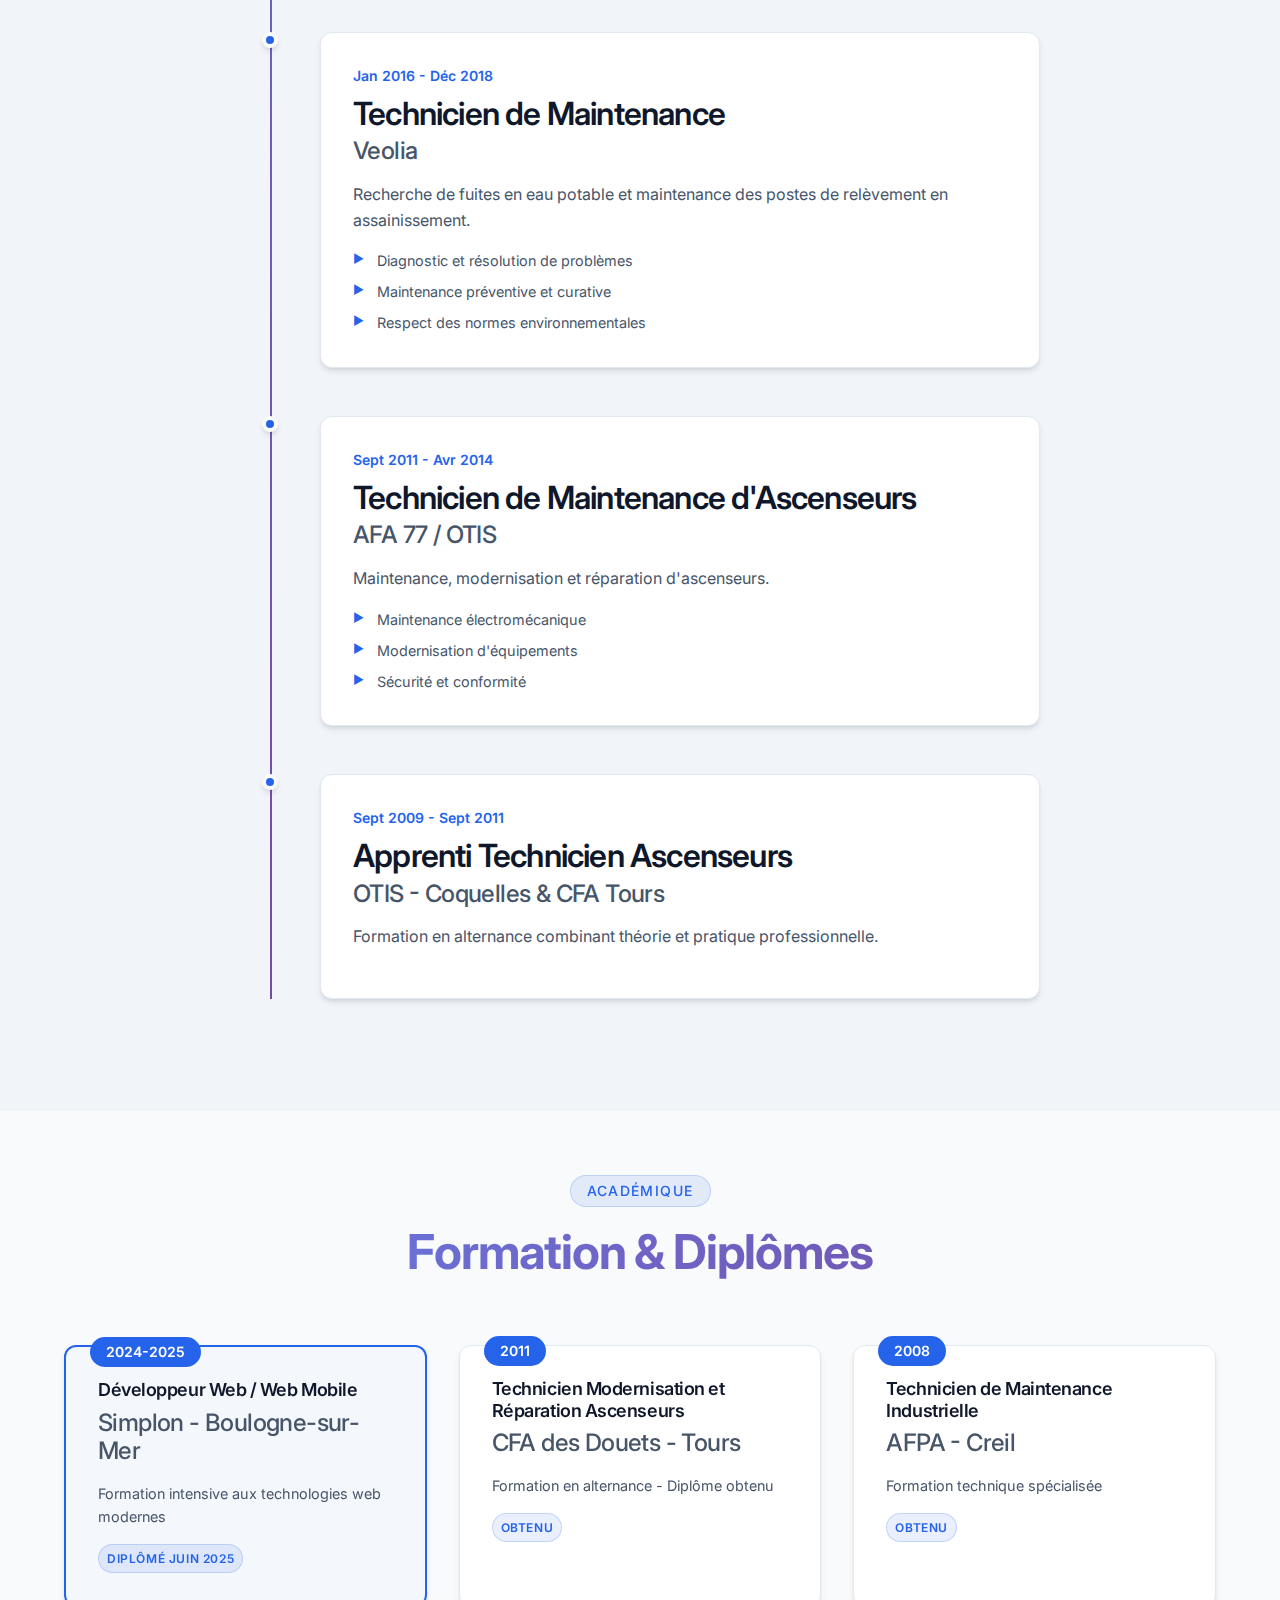
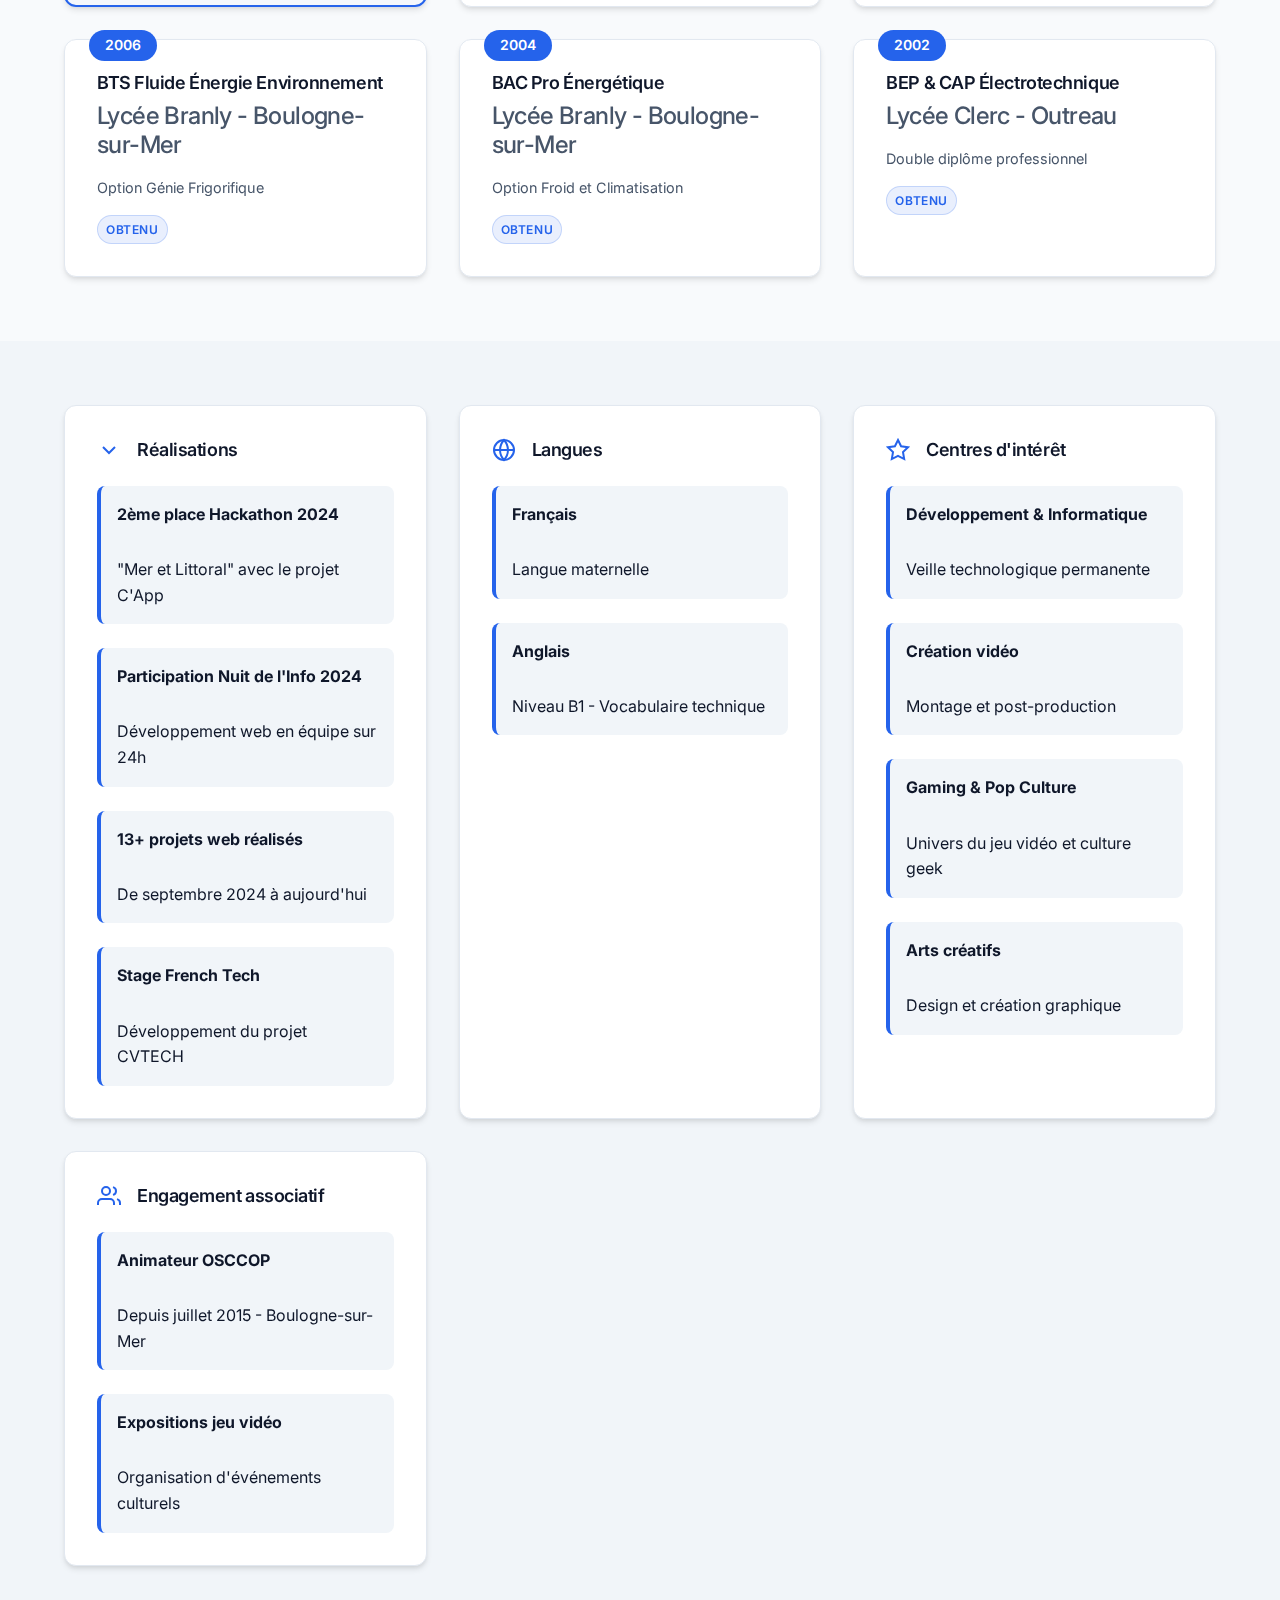
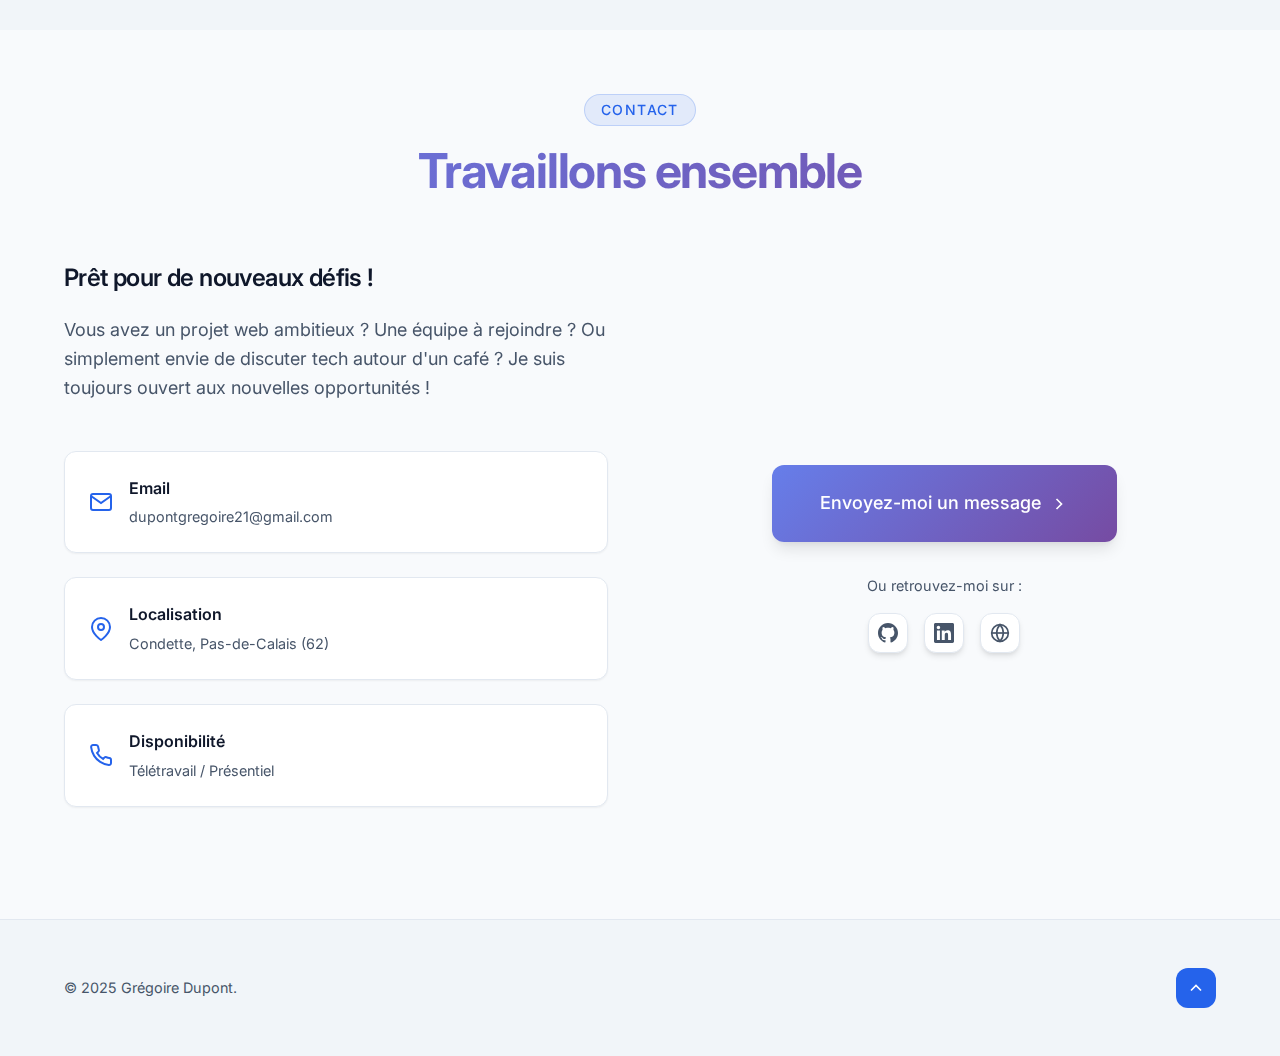
<file: v2/index.html>
<!DOCTYPE html>
<html lang="fr">
<head>
    <meta charset="UTF-8">
    <meta name="viewport" content="width=device-width, initial-scale=1.0">
    <meta name="description" content="Grégoire Dupont - Développeur Web / Web Mobile, spécialisé en technologies modernes">
    <title>Grégoire Dupont - Développeur Web / Web Mobile</title>
    
    <link rel="preconnect" href="https://fonts.googleapis.com">
    <link rel="preconnect" href="https://fonts.gstatic.com" crossorigin>
    <link href="https://fonts.googleapis.com/css2?family=Inter:wght@300;400;500;600;700&family=JetBrains+Mono:wght@400;500&display=swap" rel="stylesheet">
    
    <link rel="stylesheet" href="style.css">
</head>

<body>
    <div class="bg-animation"></div>

    <header class="hero" id="top">
        <nav class="navbar">
            <div class="nav-container">
                <div class="nav-logo">
                    <span class="logo-text">GD</span>
                </div>
                <ul class="nav-menu">
                    <li><a href="#about" class="nav-link">À propos</a></li>
                    <li><a href="#skills" class="nav-link">Compétences</a></li>
                    <li><a href="#projects" class="nav-link">Projets</a></li>
                    <li><a href="#experience" class="nav-link">Expérience</a></li>
                    <li><a href="#formation" class="nav-link">Formation</a></li>
                    <li><a href="#contact" class="nav-link">Contact</a></li>
                </ul>
                <div class="nav-right">
                    <button class="theme-toggle" id="theme-toggle" aria-label="Basculer le thème">
                        <svg class="sun-icon" width="20" height="20" viewBox="0 0 24 24" fill="none" stroke="currentColor" stroke-width="2">
                            <circle cx="12" cy="12" r="5"/>
                            <path d="M12 1v2M12 21v2M4.22 4.22l1.42 1.42M18.36 18.36l1.42 1.42M1 12h2M21 12h2M4.22 19.78l1.42-1.42M18.36 5.64l1.42-1.42"/>
                        </svg>
                        <svg class="moon-icon" width="20" height="20" viewBox="0 0 24 24" fill="none" stroke="currentColor" stroke-width="2">
                            <path d="M21 12.79A9 9 0 1 1 11.21 3 7 7 0 0 0 21 12.79z"/>
                        </svg>
                    </button>
                    <div class="hamburger">
                        <span class="bar"></span>
                        <span class="bar"></span>
                        <span class="bar"></span>
                    </div>
                </div>
            </div>
        </nav>

        <div class="hero-content">
            <div class="hero-image-container">
                <img src="images/Capture_ecran_2024-09-11_091510.webp" alt="Grégoire Dupont" class="hero-image">
                <div class="hero-badge">
                    <span class="status-dot"></span>
                    Disponible
                </div>
            </div>
            
            <h1 class="hero-title">
                <span class="greeting">Bonjour, je suis</span>
                <span class="name">Grégoire Dupont</span>
            </h1>
            
            <div class="hero-subtitle">
                <span class="typewriter-text" id="typewriter"></span>
                <span class="cursor">|</span>
            </div>
            
            <p class="hero-description">
                Développeur full-stack junior issu d'une reconversion technique réussie. 
                9 mois de formation intensive chez Simplon avec projets concrets. 
                Solide expérience technique transférée vers le développement web.
            </p>
            
            <div class="hero-actions">
                <a href="#contact" class="btn btn-primary">
                    <span>Discutons de votre projet</span>
                    <svg width="20" height="20" viewBox="0 0 24 24" fill="none" stroke="currentColor" stroke-width="2">
                        <path d="m9 18 6-6-6-6"/>
                    </svg>
                </a>
                <a href="#projects" class="btn btn-secondary">
                    <svg width="20" height="20" viewBox="0 0 24 24" fill="none" stroke="currentColor" stroke-width="2">
                        <path d="M2 3h6a4 4 0 0 1 4 4v14a3 3 0 0 0-3-3H2z"/>
                        <path d="M22 3h-6a4 4 0 0 0-4 4v14a3 3 0 0 1 3-3h7z"/>
                    </svg>
                    <span>Voir mes projets</span>
                </a>
                <a href="https://gregoire-dupont.vercel.app" target="_blank" class="btn btn-secondary">
                    <svg width="20" height="20" viewBox="0 0 24 24" fill="none" stroke="currentColor" stroke-width="2">
                        <circle cx="12" cy="12" r="10"/>
                        <path d="M2 12h20"/>
                        <path d="M12 2a15.3 15.3 0 0 1 4 10 15.3 15.3 0 0 1-4 10 15.3 15.3 0 0 1-4-10 15.3 15.3 0 0 1 4-10z"/>
                    </svg>
                    <span>Portfolio 3D</span>
                </a>
            </div>
            
            <div class="hero-social">
                <a href="https://github.com/RetroGreg" target="_blank" class="social-link" aria-label="GitHub">
                    <svg width="24" height="24" viewBox="0 0 24 24" fill="currentColor">
                        <path d="M12 0c-6.626 0-12 5.373-12 12 0 5.302 3.438 9.8 8.207 11.387.599.111.793-.261.793-.577v-2.234c-3.338.726-4.033-1.416-4.033-1.416-.546-1.387-1.333-1.756-1.333-1.756-1.089-.745.083-.729.083-.729 1.205.084 1.839 1.237 1.839 1.237 1.07 1.834 2.807 1.304 3.492.997.107-.775.418-1.305.762-1.604-2.665-.305-5.467-1.334-5.467-5.931 0-1.311.469-2.381 1.236-3.221-.124-.303-.535-1.524.117-3.176 0 0 1.008-.322 3.301 1.23.957-.266 1.983-.399 3.003-.404 1.02.005 2.047.138 3.006.404 2.291-1.552 3.297-1.23 3.297-1.23.653 1.653.242 2.874.118 3.176.77.84 1.235 1.911 1.235 3.221 0 4.609-2.807 5.624-5.479 5.921.43.372.823 1.102.823 2.222v3.293c0 .319.192.694.801.576 4.765-1.589 8.199-6.086 8.199-11.386 0-6.627-5.373-12-12-12z"/>
                    </svg>
                </a>
                <a href="https://www.linkedin.com/in/grégoire-dupont-801355328/" target="_blank" class="social-link" aria-label="LinkedIn">
                    <svg width="24" height="24" viewBox="0 0 24 24" fill="currentColor">
                        <path d="M20.447 20.452h-3.554v-5.569c0-1.328-.027-3.037-1.852-3.037-1.853 0-2.136 1.445-2.136 2.939v5.667H9.351V9h3.414v1.561h.046c.477-.9 1.637-1.85 3.37-1.85 3.601 0 4.267 2.37 4.267 5.455v6.286zM5.337 7.433c-1.144 0-2.063-.926-2.063-2.065 0-1.138.92-2.063 2.063-2.063 1.14 0 2.064.925 2.064 2.063 0 1.139-.925 2.065-2.064 2.065zm1.782 13.019H3.555V9h3.564v11.452zM22.225 0H1.771C.792 0 0 .774 0 1.729v20.542C0 23.227.792 24 1.771 24h20.451C23.2 24 24 23.227 24 22.271V1.729C24 .774 23.2 0 22.222 0h.003z"/>
                    </svg>
                </a>
                <a href="mailto:dupontgregoire21@gmail.com" class="social-link" aria-label="Email">
                    <svg width="24" height="24" viewBox="0 0 24 24" fill="none" stroke="currentColor" stroke-width="2">
                        <path d="M4 4h16c1.1 0 2 .9 2 2v12c0 1.1-.9 2-2 2H4c-1.1 0-2-.9-2-2V6c0-1.1.9-2 2-2z"/>
                        <polyline points="22,6 12,13 2,6"/>
                    </svg>
                </a>
                <a href="https://gregoire-dupont.vercel.app" target="_blank" class="social-link" aria-label="Portfolio">
                    <svg width="24" height="24" viewBox="0 0 24 24" fill="none" stroke="currentColor" stroke-width="2">
                        <circle cx="12" cy="12" r="10"/>
                        <path d="M2 12h20"/>
                        <path d="M12 2a15.3 15.3 0 0 1 4 10 15.3 15.3 0 0 1-4 10 15.3 15.3 0 0 1-4-10 15.3 15.3 0 0 1 4-10z"/>
                    </svg>
                </a>
            </div>
        </div>
        
        <div class="scroll-indicator">
            <div class="scroll-line"></div>
            <span>Découvrir</span>
        </div>
    </header>

    <section id="about" class="section">
        <div class="container">
            <div class="section-header">
                <span class="section-tag">À propos</span>
                <h2 class="section-title">Qui suis-je ?</h2>
            </div>
            
            <div class="about-content">
                <div class="about-text">
                    <p class="lead">
                        Développeur web passionné de <strong>40 ans</strong>, basé à <strong>Condette</strong> 
                        dans le Pas-de-Calais. Après un parcours riche en expériences techniques, 
                        je me suis reconverti dans le développement web avec une motivation sans faille.
                    </p>
                    
                    <p>
                        Ma force ? Une approche <strong>pragmatique</strong> combinée à une créativité 
                        débordante. J'aime résoudre des problèmes complexes et créer des solutions 
                        qui ont du sens. Que ce soit en équipe ou en autonomie, je m'adapte à tous 
                        les environnements avec la même énergie.
                    </p>
                    
                    <div class="about-highlights">
                        <div class="highlight-item">
                            <div class="highlight-icon">
                                <svg width="24" height="24" viewBox="0 0 24 24" fill="none" stroke="currentColor" stroke-width="2">
                                    <circle cx="12" cy="12" r="10"/>
                                    <polyline points="12,6 12,12 16,14"/>
                                </svg>
                            </div>
                            <div>
                                <h4>Orienté résultats</h4>
                                <p>Chaque ligne de code a un objectif précis</p>
                            </div>
                        </div>
                        <div class="highlight-item">
                            <div class="highlight-icon">
                                <svg width="24" height="24" viewBox="0 0 24 24" fill="none" stroke="currentColor" stroke-width="2">
                                    <path d="M12 2l3.09 6.26L22 9.27l-5 4.87 1.18 6.88L12 17.77l-6.18 3.25L7 14.14 2 9.27l6.91-1.01L12 2z"/>
                                </svg>
                            </div>
                            <div>
                                <h4>Toujours en apprentissage</h4>
                                <p>Les nouvelles technologies me passionnent</p>
                            </div>
                        </div>
                        <div class="highlight-item">
                            <div class="highlight-icon">
                                <svg width="24" height="24" viewBox="0 0 24 24" fill="none" stroke="currentColor" stroke-width="2">
                                    <path d="M17 21v-2a4 4 0 0 0-4-4H5a4 4 0 0 0-4 4v2"/>
                                    <circle cx="9" cy="7" r="4"/>
                                    <path d="M23 21v-2a4 4 0 0 0-3-3.87"/>
                                    <path d="M16 3.13a4 4 0 0 1 0 7.75"/>
                                </svg>
                            </div>
                            <div>
                                <h4>Esprit d'équipe</h4>
                                <p>Le partage de connaissances enrichit tout le monde</p>
                            </div>
                        </div>
                    </div>
                    
                    <div class="about-perks">
                        <span class="perk">
                            <svg width="16" height="16" viewBox="0 0 24 24" fill="none" stroke="currentColor" stroke-width="2">
                                <path d="M19 17h2c.6 0 1-.4 1-1v-3c0-.9-.7-1.7-1.5-1.9C18.7 10.6 16 10 16 10s-1.3-1.4-2.2-2.3c-.5-.4-1.1-.7-1.8-.7H5c-.6 0-1.1.4-1.4.9l-1.4 2.9A3.7 3.7 0 0 0 2 12v4c0 .6.4 1 1 1h2"/>
                                <circle cx="7" cy="17" r="2"/>
                                <path d="M9 17h6"/>
                                <circle cx="17" cy="17" r="2"/>
                            </svg>
                            Permis B
                        </span>
                        <span class="perk">
                            <svg width="16" height="16" viewBox="0 0 24 24" fill="none" stroke="currentColor" stroke-width="2">
                                <path d="M3 9l9-7 9 7v11a2 2 0 0 1-2 2H5a2 2 0 0 1-2-2z"/>
                                <polyline points="9,22 9,12 15,12 15,22"/>
                            </svg>
                            Télétravail/Présentiel
                        </span>
                        <span class="perk">
                            <svg width="16" height="16" viewBox="0 0 24 24" fill="none" stroke="currentColor" stroke-width="2">
                                <circle cx="12" cy="12" r="10"/>
                                <polyline points="12,6 12,12 16,14"/>
                            </svg>
                            Disponible immédiatement
                        </span>
                    </div>
                </div>
                
                <div class="about-stats">
                    <div class="stat-card">
                        <div class="stat-number">2024</div>
                        <div class="stat-label">Hackathon<br>2ème place</div>
                    </div>
                    <div class="stat-card">
                        <div class="stat-number">9+</div>
                        <div class="stat-label">Mois de<br>formation intensive</div>
                    </div>
                    <div class="stat-card">
                        <div class="stat-number">100%</div>
                        <div class="stat-label">Motivé pour<br>apprendre</div>
                    </div>
                </div>
            </div>
        </div>
    </section>

    <section id="skills" class="section section-dark">
        <div class="container">
            <div class="section-header">
                <span class="section-tag">Compétences</span>
                <h2 class="section-title">Stack technique</h2>
            </div>
            
            <div class="skills-container">
                <div class="tech-section">
                    <h3 class="tech-title">
                        <svg width="24" height="24" viewBox="0 0 24 24" fill="none" stroke="currentColor" stroke-width="2">
                            <polyline points="16,18 22,12 16,6"/>
                            <polyline points="8,6 2,12 8,18"/>
                        </svg>
                        Frontend
                    </h3>
                    <div class="tech-tags">
                        <span class="tech-tag">HTML5</span>
                        <span class="tech-tag">CSS3</span>
                        <span class="tech-tag">JavaScript ES6+</span>
                        <span class="tech-tag">TypeScript</span>
                        <span class="tech-tag">Vue.js 3</span>
                        <span class="tech-tag">React</span>
                        <span class="tech-tag">Next.js 15</span>
                        <span class="tech-tag">Bootstrap 5</span>
                        <span class="tech-tag">Tailwind CSS</span>
                        <span class="tech-tag">Vite</span>
                    </div>
                </div>

                <div class="tech-section">
                    <h3 class="tech-title">
                        <svg width="24" height="24" viewBox="0 0 24 24" fill="none" stroke="currentColor" stroke-width="2">
                            <rect x="2" y="3" width="20" height="14" rx="2" ry="2"/>
                            <line x1="8" y1="21" x2="16" y2="21"/>
                            <line x1="12" y1="17" x2="12" y2="21"/>
                        </svg>
                        Backend
                    </h3>
                    <div class="tech-tags">
                        <span class="tech-tag">PHP 8.3</span>
                        <span class="tech-tag">Symfony 6.4</span>
                        <span class="tech-tag">API Platform 3</span>
                        <span class="tech-tag">Doctrine ORM</span>
                        <span class="tech-tag">Twig 3.0</span>
                        <span class="tech-tag">C#</span>
                        <span class="tech-tag">.NET</span>
                    </div>
                </div>

                <div class="tech-section">
                    <h3 class="tech-title">
                        <svg width="24" height="24" viewBox="0 0 24 24" fill="none" stroke="currentColor" stroke-width="2">
                            <ellipse cx="12" cy="5" rx="9" ry="3"/>
                            <path d="M21 12c0 1.66-4 3-9 3s-9-1.34-9-3"/>
                            <path d="M3 5v14c0 1.66 4 3 9 3s9-1.34 9-3V5"/>
                        </svg>
                        Bases de données
                    </h3>
                    <div class="tech-tags">
                        <span class="tech-tag">MySQL</span>
                        <span class="tech-tag">PostgreSQL</span>
                        <span class="tech-tag">PgAdmin 4</span>
                        <span class="tech-tag">Doctrine Migrations</span>
                    </div>
                </div>

                <div class="tech-section">
                    <h3 class="tech-title">
                        <svg width="24" height="24" viewBox="0 0 24 24" fill="none" stroke="currentColor" stroke-width="2">
                            <path d="M14.7 6.3a1 1 0 0 0 0 1.4l1.6 1.6a1 1 0 0 0 1.4 0l3.77-3.77a6 6 0 0 1-7.94 7.94l-6.91 6.91a2.12 2.12 0 0 1-3-3l6.91-6.91a6 6 0 0 1 7.94-7.94l-3.76 3.76z"/>
                        </svg>
                        DevOps & Infrastructure
                    </h3>
                    <div class="tech-tags">
                        <span class="tech-tag">Git</span>
                        <span class="tech-tag">GitHub</span>
                        <span class="tech-tag">GitHub Actions</span>
                        <span class="tech-tag">Docker</span>
                        <span class="tech-tag">Docker Compose</span>
                        <span class="tech-tag">Nginx</span>
                        <span class="tech-tag">Caddy</span>
                        <span class="tech-tag">FrankenPHP</span>
                        <span class="tech-tag">Vercel</span>
                        <span class="tech-tag">MailHog</span>
                    </div>
                </div>

                <div class="tech-section">
                    <h3 class="tech-title">
                        <svg width="24" height="24" viewBox="0 0 24 24" fill="none" stroke="currentColor" stroke-width="2">
                            <path d="M14 2H6a2 2 0 0 0-2 2v16a2 2 0 0 0 2 2h12a2 2 0 0 0 2-2V8z"/>
                            <polyline points="14,2 14,8 20,8"/>
                            <line x1="12" y1="13" x2="8" y2="13"/>
                            <line x1="12" y1="17" x2="8" y2="17"/>
                        </svg>
                        Testing & Qualité
                    </h3>
                    <div class="tech-tags">
                        <span class="tech-tag">PHPUnit</span>
                        <span class="tech-tag">PHPStan</span>
                        <span class="tech-tag">PHP_CodeSniffer</span>
                    </div>
                </div>

                <div class="tech-section">
                    <h3 class="tech-title">
                        <svg width="24" height="24" viewBox="0 0 24 24" fill="none" stroke="currentColor" stroke-width="2">
                            <circle cx="12" cy="12" r="10"/>
                            <path d="M2 12h20"/>
                            <path d="M12 2a15.3 15.3 0 0 1 4 10 15.3 15.3 0 0 1-4 10 15.3 15.3 0 0 1-4-10 15.3 15.3 0 0 1 4-10z"/>
                        </svg>
                        APIs & Librairies
                    </h3>
                    <div class="tech-tags">
                        <span class="tech-tag">API REST</span>
                        <span class="tech-tag">JWT</span>
                        <span class="tech-tag">OAuth2</span>
                        <span class="tech-tag">Axios</span>
                        <span class="tech-tag">Guzzle</span>
                        <span class="tech-tag">IGDB API</span>
                        <span class="tech-tag">SpaceX API</span>
                        <span class="tech-tag">Leaflet.js</span>
                        <span class="tech-tag">Phaser.js</span>
                        <span class="tech-tag">Canvas API</span>
                    </div>
                </div>

                <div class="tech-section">
                    <h3 class="tech-title">
                        <svg width="24" height="24" viewBox="0 0 24 24" fill="none" stroke="currentColor" stroke-width="2">
                            <rect x="3" y="3" width="18" height="18" rx="2" ry="2"/>
                            <circle cx="8.5" cy="8.5" r="1.5"/>
                            <polyline points="21 15 16 10 5 21"/>
                        </svg>
                        Outils & Méthodes
                    </h3>
                    <div class="tech-tags">
                        <span class="tech-tag">VS Code</span>
                        <span class="tech-tag">Postman</span>
                        <span class="tech-tag">Figma</span>
                        <span class="tech-tag">Draw.io</span>
                        <span class="tech-tag">Composer</span>
                        <span class="tech-tag">NPM</span>
                        <span class="tech-tag">Agile</span>
                        <span class="tech-tag">Scrum</span>
                        <span class="tech-tag">TDD</span>
                        <span class="tech-tag">MVC</span>
                        <span class="tech-tag">Code Review</span>
                    </div>
                </div>
            </div>
        </div>
    </section>

    <section id="projects" class="section">
        <div class="container">
            <div class="section-header">
                <span class="section-tag">Réalisations</span>
                <h2 class="section-title">Mes projets marquants</h2>
            </div>
            
            <div class="projects-grid">
                <div class="project-card featured">
                    <div class="project-image">
                        <img src="images/capp.jpg" alt="C'App - Hackathon 2024" class="project-img">
                        <div class="project-overlay">
                            <div class="project-links">
                                <span class="project-link disabled" title="Projet privé">
                                    <svg width="20" height="20" viewBox="0 0 24 24" fill="none" stroke="currentColor" stroke-width="2">
                                        <rect x="3" y="11" width="18" height="11" rx="2" ry="2"/>
                                        <path d="M7 11V7a5 5 0 0 1 10 0v4"/>
                                    </svg>
                                </span>
                            </div>
                        </div>
                        <div class="project-badge">
                            <svg width="16" height="16" viewBox="0 0 24 24" fill="none" stroke="currentColor" stroke-width="2">
                                <path d="M6 9l6 6 6-6"/>
                            </svg>
                            2ème place
                        </div>
                    </div>
                    <div class="project-content">
                        <h3 class="project-title">C'App - Hackathon 2024</h3>
                        <p class="project-description">
                            Application mobile innovante pour dynamiser Capécure et valoriser 
                            les entreprises locales. Projet récompensé lors du Hackathon 
                            "Mer et Littoral 2024".
                        </p>
                        <div class="project-tech">
                            <span class="tech-tag">Mobile App</span>
                            <span class="tech-tag">Innovation</span>
                            <span class="tech-tag">Local Business</span>
                        </div>
                    </div>
                </div>

                <div class="project-card featured">
                    <div class="project-image">
                        <img src="images/space-x.png" alt="SpaceX Launches Tracker" class="project-img">
                        <div class="project-overlay">
                            <div class="project-links">
                                <a href="https://space-x-ruby.vercel.app/" target="_blank" class="project-link" title="Voir le projet">
                                    <svg width="20" height="20" viewBox="0 0 24 24" fill="none" stroke="currentColor" stroke-width="2">
                                        <path d="M1 12s4-8 11-8 11 8 11 8-4 8-11 8-11-8-11-8z"/>
                                        <circle cx="12" cy="12" r="3"/>
                                    </svg>
                                </a>
                                <a href="https://github.com/RetroGreg/spacex" target="_blank" class="project-link" title="Code source">
                                    <svg width="20" height="20" viewBox="0 0 24 24" fill="none" stroke="currentColor" stroke-width="2">
                                        <polyline points="16,18 22,12 16,6"/>
                                        <polyline points="8,6 2,12 8,18"/>
                                    </svg>
                                </a>
                            </div>
                        </div>
                        <div class="project-badge">
                            <svg width="16" height="16" viewBox="0 0 24 24" fill="none" stroke="currentColor" stroke-width="2">
                                <path d="M12 2l3.09 6.26L22 9.27l-5 4.87 1.18 6.88L12 17.77l-6.18 3.25L7 14.14 2 9.27l6.91-1.01L12 2z"/>
                            </svg>
                            Stage obtenu
                        </div>
                    </div>
                    <div class="project-content">
                        <h3 class="project-title">SpaceX Launches Tracker</h3>
                        <p class="project-description">
                            Application permettant de suivre les prochains lancements de SpaceX en temps réel. 
                            Consommation de l'API SpaceX officielle avec Next.js, React et Tailwind CSS. 
                            Projet qui m'a permis d'obtenir mon stage.
                        </p>
                        <div class="project-tech">
                            <span class="tech-tag">Next.js</span>
                            <span class="tech-tag">React</span>
                            <span class="tech-tag">Tailwind CSS</span>
                            <span class="tech-tag">API REST</span>
                        </div>
                    </div>
                </div>

                <div class="project-card featured">
                    <div class="project-image">
                        <img src="images/cvtech.png" alt="CVTECH - Plateforme de CV" class="project-img">
                        <div class="project-overlay">
                            <div class="project-links">
                                <span class="project-link disabled" title="Projet privé">
                                    <svg width="20" height="20" viewBox="0 0 24 24" fill="none" stroke="currentColor" stroke-width="2">
                                        <rect x="3" y="11" width="18" height="11" rx="2" ry="2"/>
                                        <path d="M7 11V7a5 5 0 0 1 10 0v4"/>
                                    </svg>
                                </span>
                            </div>
                        </div>
                        <div class="project-badge">
                            <svg width="16" height="16" viewBox="0 0 24 24" fill="none" stroke="currentColor" stroke-width="2">
                                <path d="M20 6L9 17l-5-5"/>
                            </svg>
                            Stage 2025
                        </div>
                    </div>
                    <div class="project-content">
                        <h3 class="project-title">CVTECH</h3>
                        <p class="project-description">
                            Plateforme de CV pour professionnels de la tech. Architecture full-stack 
                            avec Symfony 6 + Vue.js 3. Authentification, gestion utilisateurs et 
                            méthodologie Agile. Stage French Tech Littoral (fév-avril 2025).
                        </p>
                        <div class="project-tech">
                            <span class="tech-tag">Symfony 6</span>
                            <span class="tech-tag">Vue.js 3</span>
                            <span class="tech-tag">PostgreSQL</span>
                            <span class="tech-tag">Docker</span>
                        </div>
                    </div>
                </div>

                <div class="project-card featured">
                    <div class="project-image">
                        <img src="images/playvault.png" alt="PlayVault - Gestionnaire collection gaming" class="project-img">
                        <div class="project-overlay">
                            <div class="project-links">
                                <span class="project-link disabled" title="Projet privé">
                                    <svg width="20" height="20" viewBox="0 0 24 24" fill="none" stroke="currentColor" stroke-width="2">
                                        <rect x="3" y="11" width="18" height="11" rx="2" ry="2"/>
                                        <path d="M7 11V7a5 5 0 0 1 10 0v4"/>
                                    </svg>
                                </span>
                            </div>
                        </div>
                        <div class="project-badge">
                            <svg width="16" height="16" viewBox="0 0 24 24" fill="none" stroke="currentColor" stroke-width="2">
                                <path d="M12 2l3.09 6.26L22 9.27l-5 4.87 1.18 6.88L12 17.77l-6.18 3.25L7 14.14 2 9.27l6.91-1.01L12 2z"/>
                            </svg>
                            En cours
                        </div>
                    </div>
                    <div class="project-content">
                        <h3 class="project-title">PlayVault</h3>
                        <p class="project-description">
                            Gestionnaire de collection gaming avec Symfony + PostgreSQL + API IGDB. 
                            CRUD complet, intégration API externe, Docker et FrankenPHP. 
                            Architecture MVC moderne avec interface responsive.
                        </p>
                        <div class="project-tech">
                            <span class="tech-tag">Symfony</span>
                            <span class="tech-tag">PostgreSQL</span>
                            <span class="tech-tag">API IGDB</span>
                            <span class="tech-tag">Docker</span>
                        </div>
                    </div>
                </div>

                <div class="project-card">
                    <div class="project-image">
                        <img src="images/monuments.png" alt="Monuments Explorer" class="project-img">
                        <div class="project-overlay">
                            <div class="project-links">
                                <a href="https://retrogreg.github.io/Monuments/" target="_blank" class="project-link" title="Voir le projet">
                                    <svg width="20" height="20" viewBox="0 0 24 24" fill="none" stroke="currentColor" stroke-width="2">
                                        <path d="M1 12s4-8 11-8 11 8 11 8-4 8-11 8-11-8-11-8z"/>
                                        <circle cx="12" cy="12" r="3"/>
                                    </svg>
                                </a>
                                <a href="https://github.com/RetroGreg/Monuments" target="_blank" class="project-link" title="Code source">
                                    <svg width="20" height="20" viewBox="0 0 24 24" fill="none" stroke="currentColor" stroke-width="2">
                                        <polyline points="16,18 22,12 16,6"/>
                                        <polyline points="8,6 2,12 8,18"/>
                                    </svg>
                                </a>
                            </div>
                        </div>
                    </div>
                    <div class="project-content">
                        <h3 class="project-title">Monuments Explorer</h3>
                        <p class="project-description">
                            Application web permettant de découvrir les monuments historiques français 
                            via une carte interactive. Utilisation de l'API du ministère de la Culture 
                            avec Leaflet.js pour la cartographie.
                        </p>
                        <div class="project-tech">
                            <span class="tech-tag">JavaScript</span>
                            <span class="tech-tag">Leaflet.js</span>
                            <span class="tech-tag">API REST</span>
                            <span class="tech-tag">CSS3</span>
                        </div>
                    </div>
                </div>

                <div class="project-card">
                    <div class="project-image">
                        <img src="images/horloge.jpg" alt="Horloge Numérique et Analogique" class="project-img">
                        <div class="project-overlay">
                            <div class="project-links">
                                <a href="https://retrogreg.github.io/Horloge/" target="_blank" class="project-link" title="Voir le projet">
                                    <svg width="20" height="20" viewBox="0 0 24 24" fill="none" stroke="currentColor" stroke-width="2">
                                        <path d="M1 12s4-8 11-8 11 8 11 8-4 8-11 8-11-8-11-8z"/>
                                        <circle cx="12" cy="12" r="3"/>
                                    </svg>
                                </a>
                                <a href="https://github.com/RetroGreg/Horloge" target="_blank" class="project-link" title="Code source">
                                    <svg width="20" height="20" viewBox="0 0 24 24" fill="none" stroke="currentColor" stroke-width="2">
                                        <polyline points="16,18 22,12 16,6"/>
                                        <polyline points="8,6 2,12 8,18"/>
                                    </svg>
                                </a>
                            </div>
                        </div>
                    </div>
                    <div class="project-content">
                        <h3 class="project-title">Horloge Créative</h3>
                        <p class="project-description">
                            Horloge innovante où les chiffres sont affichés directement sur les aiguilles 
                            qui tournent. Un défi technique et créatif utilisant JavaScript vanilla 
                            et des calculs trigonométriques.
                        </p>
                        <div class="project-tech">
                            <span class="tech-tag">HTML5</span>
                            <span class="tech-tag">CSS3</span>
                            <span class="tech-tag">JavaScript</span>
                            <span class="tech-tag">DOM</span>
                        </div>
                    </div>
                </div>
            </div>
        </div>
    </section>

    <section id="experience" class="section section-dark">
        <div class="container">
            <div class="section-header">
                <span class="section-tag">Parcours</span>
                <h2 class="section-title">Expérience professionnelle</h2>
            </div>
            
            <div class="timeline">
                <div class="timeline-item active">
                    <div class="timeline-dot"></div>
                    <div class="timeline-content">
                        <div class="timeline-date">Sept 2024 - Présent</div>
                        <h3>Développeur Web / Web Mobile</h3>
                        <h4>Simplon - Boulogne-sur-Mer</h4>
                        <p>Formation intensive en développement web moderne avec focus sur les technologies actuelles du marché.</p>
                        <ul class="timeline-skills">
                            <li>Développement Frontend/Backend</li>
                            <li>Frameworks modernes (Symfony, Vue.js)</li>
                            <li>Bases de données relationnelles</li>
                            <li>DevOps et déploiement</li>
                        </ul>
                    </div>
                </div>

                <div class="timeline-item">
                    <div class="timeline-dot"></div>
                    <div class="timeline-content">
                        <div class="timeline-date">Février 2025 - Avril 2025</div>
                        <h3>Stagiaire Développeur Web</h3>
                        <h4>French Tech Nord Littoral</h4>
                        <p>Stage de formation de 3 mois. Développement du projet CVTECH en conditions professionnelles.</p>
                        <ul class="timeline-skills">
                            <li>Développement full-stack avec Symfony et Vue.js</li>
                            <li>Architecture microservices</li>
                            <li>Méthodologie Agile/Scrum</li>
                            <li>Travail en équipe et code review</li>
                            <li>Intégration continue avec Docker</li>
                        </ul>
                    </div>
                </div>

                <div class="timeline-item">
                    <div class="timeline-dot"></div>
                    <div class="timeline-content">
                        <div class="timeline-date">Mai 2020 - Août 2024</div>
                        <h3>Missions d'Intérim Diversifiées</h3>
                        <h4>Diverses entreprises - Région</h4>
                        <p>Polyvalence et adaptabilité dans différents secteurs industriels.</p>
                        <ul class="timeline-skills">
                            <li>Application protocoles COVID (Vossloh, Specitubes)</li>
                            <li>Conducteur de ligne chez Valeo</li>
                            <li>Production agroalimentaire</li>
                        </ul>
                    </div>
                </div>

                <div class="timeline-item">
                    <div class="timeline-dot"></div>
                    <div class="timeline-content">
                        <div class="timeline-date">Oct 2019 - Mars 2020</div>
                        <h3>Monteur de Soudeuses Industrielles</h3>
                        <h4>Bernhardt</h4>
                        <p>Assemblage et configuration de machines industrielles pour l'ensachage.</p>
                    </div>
                </div>

                <div class="timeline-item">
                    <div class="timeline-dot"></div>
                    <div class="timeline-content">
                        <div class="timeline-date">Jan 2016 - Déc 2018</div>
                        <h3>Technicien de Maintenance</h3>
                        <h4>Veolia</h4>
                        <p>Recherche de fuites en eau potable et maintenance des postes de relèvement en assainissement.</p>
                        <ul class="timeline-skills">
                            <li>Diagnostic et résolution de problèmes</li>
                            <li>Maintenance préventive et curative</li>
                            <li>Respect des normes environnementales</li>
                        </ul>
                    </div>
                </div>

                <div class="timeline-item">
                    <div class="timeline-dot"></div>
                    <div class="timeline-content">
                        <div class="timeline-date">Sept 2011 - Avr 2014</div>
                        <h3>Technicien de Maintenance d'Ascenseurs</h3>
                        <h4>AFA 77 / OTIS</h4>
                        <p>Maintenance, modernisation et réparation d'ascenseurs.</p>
                        <ul class="timeline-skills">
                            <li>Maintenance électromécanique</li>
                            <li>Modernisation d'équipements</li>
                            <li>Sécurité et conformité</li>
                        </ul>
                    </div>
                </div>

                <div class="timeline-item">
                    <div class="timeline-dot"></div>
                    <div class="timeline-content">
                        <div class="timeline-date">Sept 2009 - Sept 2011</div>
                        <h3>Apprenti Technicien Ascenseurs</h3>
                        <h4>OTIS - Coquelles & CFA Tours</h4>
                        <p>Formation en alternance combinant théorie et pratique professionnelle.</p>
                    </div>
                </div>
            </div>
        </div>
    </section>

    <section id="formation" class="section">
        <div class="container">
            <div class="section-header">
                <span class="section-tag">Académique</span>
                <h2 class="section-title">Formation & Diplômes</h2>
            </div>
            
            <div class="education-grid">
                <div class="education-card featured">
                    <div class="education-year">2024-2025</div>
                    <div class="education-content">
                        <h3>Développeur Web / Web Mobile</h3>
                        <h4>Simplon - Boulogne-sur-Mer</h4>
                        <p>Formation intensive aux technologies web modernes</p>
                        <div class="education-status completed">Diplômé juin 2025</div>
                    </div>
                </div>

                <div class="education-card">
                    <div class="education-year">2011</div>
                    <div class="education-content">
                        <h3>Technicien Modernisation et Réparation Ascenseurs</h3>
                        <h4>CFA des Douets - Tours</h4>
                        <p>Formation en alternance - Diplôme obtenu</p>
                        <div class="education-status completed">Obtenu</div>
                    </div>
                </div>

                <div class="education-card">
                    <div class="education-year">2008</div>
                    <div class="education-content">
                        <h3>Technicien de Maintenance Industrielle</h3>
                        <h4>AFPA - Creil</h4>
                        <p>Formation technique spécialisée</p>
                        <div class="education-status completed">Obtenu</div>
                    </div>
                </div>

                <div class="education-card">
                    <div class="education-year">2006</div>
                    <div class="education-content">
                        <h3>BTS Fluide Énergie Environnement</h3>
                        <h4>Lycée Branly - Boulogne-sur-Mer</h4>
                        <p>Option Génie Frigorifique</p>
                        <div class="education-status completed">Obtenu</div>
                    </div>
                </div>

                <div class="education-card">
                    <div class="education-year">2004</div>
                    <div class="education-content">
                        <h3>BAC Pro Énergétique</h3>
                        <h4>Lycée Branly - Boulogne-sur-Mer</h4>
                        <p>Option Froid et Climatisation</p>
                        <div class="education-status completed">Obtenu</div>
                    </div>
                </div>

                <div class="education-card">
                    <div class="education-year">2002</div>
                    <div class="education-content">
                        <h3>BEP & CAP Électrotechnique</h3>
                        <h4>Lycée Clerc - Outreau</h4>
                        <p>Double diplôme professionnel</p>
                        <div class="education-status completed">Obtenu</div>
                    </div>
                </div>
            </div>
        </div>
    </section>

    <section id="extras" class="section section-dark">
        <div class="container">
            <div class="extras-grid">
                <div class="extra-card">
                    <div class="extra-header">
                        <svg width="24" height="24" viewBox="0 0 24 24" fill="none" stroke="currentColor" stroke-width="2">
                            <path d="M6 9l6 6 6-6"/>
                        </svg>
                        <h3>Réalisations</h3>
                    </div>
                    <ul class="extra-list">
                        <li>
                            <strong>2ème place Hackathon 2024</strong><br>
                            "Mer et Littoral" avec le projet C'App
                        </li>
                        <li>
                            <strong>Participation Nuit de l'Info 2024</strong><br>
                            Développement web en équipe sur 24h
                        </li>
                        <li>
                            <strong>13+ projets web réalisés</strong><br>
                            De septembre 2024 à aujourd'hui
                        </li>
                        <li>
                            <strong>Stage French Tech</strong><br>
                            Développement du projet CVTECH
                        </li>
                    </ul>
                </div>

                <div class="extra-card">
                    <div class="extra-header">
                        <svg width="24" height="24" viewBox="0 0 24 24" fill="none" stroke="currentColor" stroke-width="2">
                            <circle cx="12" cy="12" r="10"/>
                            <path d="M2 12h20"/>
                            <path d="M12 2a15.3 15.3 0 0 1 4 10 15.3 15.3 0 0 1-4 10 15.3 15.3 0 0 1-4-10 15.3 15.3 0 0 1 4-10z"/>
                        </svg>
                        <h3>Langues</h3>
                    </div>
                    <ul class="extra-list">
                        <li>
                            <strong>Français</strong><br>
                            Langue maternelle
                        </li>
                        <li>
                            <strong>Anglais</strong><br>
                            Niveau B1 - Vocabulaire technique
                        </li>
                    </ul>
                </div>

                <div class="extra-card">
                    <div class="extra-header">
                        <svg width="24" height="24" viewBox="0 0 24 24" fill="none" stroke="currentColor" stroke-width="2">
                            <path d="M12 2l3.09 6.26L22 9.27l-5 4.87 1.18 6.88L12 17.77l-6.18 3.25L7 14.14 2 9.27l6.91-1.01L12 2z"/>
                        </svg>
                        <h3>Centres d'intérêt</h3>
                    </div>
                    <ul class="extra-list">
                        <li>
                            <strong>Développement & Informatique</strong><br>
                            Veille technologique permanente
                        </li>
                        <li>
                            <strong>Création vidéo</strong><br>
                            Montage et post-production
                        </li>
                        <li>
                            <strong>Gaming & Pop Culture</strong><br>
                            Univers du jeu vidéo et culture geek
                        </li>
                        <li>
                            <strong>Arts créatifs</strong><br>
                            Design et création graphique
                        </li>
                    </ul>
                </div>

                <div class="extra-card">
                    <div class="extra-header">
                        <svg width="24" height="24" viewBox="0 0 24 24" fill="none" stroke="currentColor" stroke-width="2">
                            <path d="M17 21v-2a4 4 0 0 0-4-4H5a4 4 0 0 0-4 4v2"/>
                            <circle cx="9" cy="7" r="4"/>
                            <path d="M23 21v-2a4 4 0 0 0-3-3.87"/>
                            <path d="M16 3.13a4 4 0 0 1 0 7.75"/>
                        </svg>
                        <h3>Engagement associatif</h3>
                    </div>
                    <ul class="extra-list">
                        <li>
                            <strong>Animateur OSCCOP</strong><br>
                            Depuis juillet 2015 - Boulogne-sur-Mer
                        </li>
                        <li>
                            <strong>Expositions jeu vidéo</strong><br>
                            Organisation d'événements culturels
                        </li>
                    </ul>
                </div>
            </div>
        </div>
    </section>

    <section id="contact" class="section">
        <div class="container">
            <div class="section-header">
                <span class="section-tag">Contact</span>
                <h2 class="section-title">Travaillons ensemble</h2>
            </div>
            
            <div class="contact-content">
                <div class="contact-text">
                    <h3>Prêt pour de nouveaux défis !</h3>
                    <p>
                        Vous avez un projet web ambitieux ? Une équipe à rejoindre ? 
                        Ou simplement envie de discuter tech autour d'un café ? 
                        Je suis toujours ouvert aux nouvelles opportunités !
                    </p>
                    
                    <div class="contact-info">
                        <div class="contact-item">
                            <svg width="24" height="24" viewBox="0 0 24 24" fill="none" stroke="currentColor" stroke-width="2">
                                <path d="M4 4h16c1.1 0 2 .9 2 2v12c0 1.1-.9 2-2 2H4c-1.1 0-2-.9-2-2V6c0-1.1.9-2 2-2z"/>
                                <polyline points="22,6 12,13 2,6"/>
                            </svg>
                            <div>
                                <strong>Email</strong>
                                <span>dupontgregoire21@gmail.com</span>
                            </div>
                        </div>
                        
                        <div class="contact-item">
                            <svg width="24" height="24" viewBox="0 0 24 24" fill="none" stroke="currentColor" stroke-width="2">
                                <path d="M21 10c0 7-9 13-9 13s-9-6-9-13a9 9 0 0 1 18 0z"/>
                                <circle cx="12" cy="10" r="3"/>
                            </svg>
                            <div>
                                <strong>Localisation</strong>
                                <span>Condette, Pas-de-Calais (62)</span>
                            </div>
                        </div>
                        
                        <div class="contact-item">
                            <svg width="24" height="24" viewBox="0 0 24 24" fill="none" stroke="currentColor" stroke-width="2">
                                <path d="M22 16.92v3a2 2 0 0 1-2.18 2 19.79 19.79 0 0 1-8.63-3.07 19.5 19.5 0 0 1-6-6 19.79 19.79 0 0 1-3.07-8.67A2 2 0 0 1 4.11 2h3a2 2 0 0 1 2 1.72 12.84 12.84 0 0 0 .7 2.81 2 2 0 0 1-.45 2.11L8.09 9.91a16 16 0 0 0 6 6l1.27-1.27a2 2 0 0 1 2.11-.45 12.84 12.84 0 0 0 2.81.7A2 2 0 0 1 22 16.92z"/>
                            </svg>
                            <div>
                                <strong>Disponibilité</strong>
                                <span>Télétravail / Présentiel</span>
                            </div>
                        </div>
                    </div>
                </div>
                
                <div class="contact-cta">
                    <a href="mailto:dupontgregoire21@gmail.com" class="btn btn-primary large">
                        <span>Envoyez-moi un message</span>
                        <svg width="20" height="20" viewBox="0 0 24 24" fill="none" stroke="currentColor" stroke-width="2">
                            <path d="m9 18 6-6-6-6"/>
                        </svg>
                    </a>
                    
                    <div class="contact-social">
                        <span>Ou retrouvez-moi sur :</span>
                        <div class="social-links">
                            <a href="https://github.com/RetroGreg" target="_blank" class="social-link" aria-label="GitHub">
                                <svg width="20" height="20" viewBox="0 0 24 24" fill="currentColor">
                                    <path d="M12 0c-6.626 0-12 5.373-12 12 0 5.302 3.438 9.8 8.207 11.387.599.111.793-.261.793-.577v-2.234c-3.338.726-4.033-1.416-4.033-1.416-.546-1.387-1.333-1.756-1.333-1.756-1.089-.745.083-.729.083-.729 1.205.084 1.839 1.237 1.839 1.237 1.07 1.834 2.807 1.304 3.492.997.107-.775.418-1.305.762-1.604-2.665-.305-5.467-1.334-5.467-5.931 0-1.311.469-2.381 1.236-3.221-.124-.303-.535-1.524.117-3.176 0 0 1.008-.322 3.301 1.23.957-.266 1.983-.399 3.003-.404 1.02.005 2.047.138 3.006.404 2.291-1.552 3.297-1.23 3.297-1.23.653 1.653.242 2.874.118 3.176.77.84 1.235 1.911 1.235 3.221 0 4.609-2.807 5.624-5.479 5.921.43.372.823 1.102.823 2.222v3.293c0 .319.192.694.801.576 4.765-1.589 8.199-6.086 8.199-11.386 0-6.627-5.373-12-12-12z"/>
                                </svg>
                            </a>
                            <a href="https://www.linkedin.com/in/grégoire-dupont-801355328/" target="_blank" class="social-link" aria-label="LinkedIn">
                                <svg width="20" height="20" viewBox="0 0 24 24" fill="currentColor">
                                    <path d="M20.447 20.452h-3.554v-5.569c0-1.328-.027-3.037-1.852-3.037-1.853 0-2.136 1.445-2.136 2.939v5.667H9.351V9h3.414v1.561h.046c.477-.9 1.637-1.85 3.37-1.85 3.601 0 4.267 2.37 4.267 5.455v6.286zM5.337 7.433c-1.144 0-2.063-.926-2.063-2.065 0-1.138.92-2.063 2.063-2.063 1.14 0 2.064.925 2.064 2.063 0 1.139-.925 2.065-2.064 2.065zm1.782 13.019H3.555V9h3.564v11.452zM22.225 0H1.771C.792 0 0 .774 0 1.729v20.542C0 23.227.792 24 1.771 24h20.451C23.2 24 24 23.227 24 22.271V1.729C24 .774 23.2 0 22.222 0h.003z"/>
                                </svg>
                            </a>
                            <a href="https://gregoire-dupont.vercel.app" target="_blank" class="social-link" aria-label="Portfolio">
                                <svg width="20" height="20" viewBox="0 0 24 24" fill="none" stroke="currentColor" stroke-width="2">
                                    <circle cx="12" cy="12" r="10"/>
                                    <path d="M2 12h20"/>
                                    <path d="M12 2a15.3 15.3 0 0 1 4 10 15.3 15.3 0 0 1-4 10 15.3 15.3 0 0 1-4-10 15.3 15.3 0 0 1 4-10z"/>
                                </svg>
                            </a>
                        </div>
                    </div>
                </div>
            </div>
        </div>
    </section>

    <footer class="footer">
        <div class="container">
            <div class="footer-content">
                <div class="footer-left">
                    <p>&copy; 2025 Grégoire Dupont.</p>
                </div>
                <div class="footer-right">
                    <a href="#top" class="back-to-top" aria-label="Retour en haut">
                        <svg width="20" height="20" viewBox="0 0 24 24" fill="none" stroke="currentColor" stroke-width="2">
                            <path d="m18 15-6-6-6 6"/>
                        </svg>
                    </a>
                </div>
            </div>
        </div>
    </footer>

    <script src="script.js"></script>
</body>
</html>
</file>
<file: v1/style.css>
/* Base styles */
* {
  scroll-behavior: smooth;
}

body {
  background: #f0f0f5;
  color: #1a1a1a;
  font-family: "Montserrat", sans-serif;
  font-size: 1rem;
  margin: 0;
  padding: 0;
  transition: background-color 0.3s, color 0.3s;
}
/* Stars */

.star-field {
  position: fixed;
  top: 0;
  left: 0;
  width: 100%;
  height: 100vh;
  overflow: hidden;
  z-index: -1;
  pointer-events: none;
  overflow: hidden;
  will-change: transform, opacity;
}

.star-field .star {
  position: absolute;
  width: 2px;
  height: 2px;
  background-color: white;
  border-radius: 50%;
  opacity: 0.5;
  animation: twinkle 5s infinite ease-in-out alternate, moveStar 20s infinite linear;
}

@keyframes twinkle {
  0%, 100% {
    opacity: 0.5;
  }
  50% {
    opacity: 1;
  }
}

@keyframes moveStar {
  0% {
    transform: translate(0px, 0px);
  }
  100% {
    transform: translate(100px, 100px);
  }
}

.star-field .star:nth-child(odd) {
  animation-duration: 3s, 30s;
}

.star-field .star:nth-child(even) {
  animation-duration: 6s, 40s;
  animation-delay: 1s;
}

.star-field .star:nth-child(3n) {
  animation-duration: 4s, 25s;
  opacity: 0.8;
}

.star-field .star:nth-child(4n) {
  animation-duration: 7s, 35s;
  opacity: 0.3;
}

body.dark-mode {
  background-color: #121212;
  color: #ffffff;
}

body.dark-mode h1,
body.dark-mode h2{
  color: #FFFFFF; 
}

body.dark-mode p {
  color: #e0e0e0
}

body.dark-mode .card {
  background-color: #1E1E1E; 
  color: #E0E0E0;
  border: 1px solid #333333; 
}

body.dark-mode section#aboutme.card,
body.dark-mode section#skills.card,
body.dark-mode section#projects.card,
body.dark-mode section#experiences.card,
body.dark-mode section#formation.card,
body.dark-mode section#passions.card,
body.dark-mode section#languages.card {
  background-color: #1E1E1E;
  color: #E0E0E0;
  border-radius: 8px;
  padding: 20px;
  margin-bottom: 20px;
  box-shadow: 0 2px 5px rgba(0, 0, 0, 0.3);
}

body.dark-mode h1, 
body.dark-mode h2 {
  color: #F5F5F5;/
}

body.dark-mode p.aboutme {
  color: #f5f5f5;
}

body.dark-mode h3 {
  color: #f5f5f5;
}
#aboutme .icon {
  font-size: 1.2rem; 
  margin-right: 8px; 
}

#aboutme p {
  line-height: 1.6;
}

section {
  margin-bottom: 30px;
}

h1, h2 {
  margin-bottom: 20px;
  color: #0b3d91;
  text-shadow: none;
}

h1 {
  font-weight: 700;
  font-size: 2.5rem;
}

h2 {
  margin-bottom: 30px;
  font-weight: 600;
  font-size: 2rem;
}

p, .aboutme, li {
  font-weight: 400;
  font-size: 1rem;
  color: #1a1a40;
}

p, ul {
  margin-bottom: 20px;
}

.age-info {
  margin-top: -10px;
  font-size: 1.1rem;
  color: #333;
  text-align: center;
  margin-bottom: 20px;
  text-shadow: 2px 2px 8px rgba(0, 0, 0, 0.5);
}

.dark-mode .age-info {
  color: #e6e6fa;
  text-shadow: 2px 2px 8px #000000;
}

/* Header */
.centered-header {
  display: flex;
  flex-direction: column;
  align-items: center;
  gap: 15px;
  margin-bottom: 20px;
  text-align: center;
}

.header-content {
  display: flex;
  flex-direction: column;
  align-items: center;
  gap: 20px;
}

@media (min-width: 768px) {
  .header-content {
    flex-direction: row;
    justify-content: space-between;
    align-items: center;
  }
}

.header-middle {

    padding: 15px;
    max-width: 300px;
    text-align: center;
    border: none;
    border-radius: 10px;
    box-shadow: 0 4px 8px rgba(0, 0, 0, 0.1);
    background-color: #f0f0f0;
    margin-bottom: 20px;
}

.dark-mode .header-middle {
  background-color: #3a3a3a;
}

.profile-photo {
  width: 150px;
  height: 150px;
  border-radius: 50%;
  border: 4px solid #d4af37;
  box-shadow: 0 4px 10px rgba(0, 0, 0, 0.2);
  margin: 0;
}


.skills-section {
  margin-top: 10px;
  margin-bottom: 10px;
  text-align: center;
}

.skills-section h3 {
  font-size: 1rem;
  margin-bottom: 5px;
  color: #333;
}

.skills-icons {
  display: flex;
  justify-content: center;
  gap: 10px;
}

.skills-icons .icon {
  position: relative;
  width: 30px;
  height: 30px;
}

.skills-icons img {
  width: 100%;
  height: 100%;
  transition: transform 0.3s ease;
}

.skills-icons .icon:hover img {
  transform: scale(1.1);
}


.skills-icons .icon:hover::before {
  opacity: 1;
}

.email-link {
  text-decoration : none;
}

/* Cards and lists */
.card, li {
  border-radius: 10px;
  box-shadow: 0 4px 10px rgba(0, 0, 0, 0.1);
  transition: transform 0.3s ease, background-color 0.3s ease, box-shadow 0.3s ease;
}

.card {
  background: #ffffff;
  color: #1a1a1a;
  justify-items: center;
  text-align: center;
  max-width: 1200px; 
  margin: 20px auto; 
  padding: 30px; 
  box-shadow: 0 6px 20px rgba(0, 0, 0, 0.1);
}

.dark-mode .card {
  background-color: #4a4e69; 
  color: #f2e9e4;
}

.card:hover {
  transform: translateY(-8px);
  box-shadow: 0 15px 30px #696969;
}

.skills li, ul li {
  list-style: none;
  background-color: #e6f7ff;
  color: #003366;
  padding: 10px 15px;
  margin-bottom: 10px;
  border-radius: 8px;
  transition: transform 0.2s ease, background-color 0.3s ease;
}

.skills li:hover, ul li:hover {
  background-color: #cce7ff;
  transform: translateY(-5px);
}

.project-item {
  margin-bottom: 20px;
}

.project-item h3 {
  font-size: 1.5rem; 
  color: #003366;
  margin-bottom: 10px;
}

.project-item p {
  font-style: italic;
  margin-bottom: 10px;
}

.project-item ul {
  list-style-type: none;
  padding-left: 0;
}

.project-item li {
  margin-bottom: 8px;
  line-height: 1.6;
}

.project-item li strong {
  color: #1a1a40;
}
.project-image {
  max-width: 100%;
  height: auto; 
  margin: 15px 0; 
  border-radius: 8px; 
  box-shadow: 0 2px 5px rgba(0, 0, 0, 0.2); 
}
section#languages {
  margin-bottom: 100px; 

}

/* Hamburger menu */
.menu-toggle {
  display: block;
  position: fixed;
  top: 10px;
  right: 10px;
  background-color: #1a1a40;  
  color: #e6e6fa;
  border: none;
  font-size: 2rem;
  z-index: 1100;
  cursor: pointer;
}

/* Hamburger menu styles*/
.sticky-nav {
  display: none; 
  position: fixed;
  top: 60px;
  left: 50%;
  transform: translateX(-50%);
  width: calc(100% - 40px);
  max-width: 300px;
  background-color: rgba(26, 26, 64, 0.95); 
  padding: 15px 0;
  z-index: 1000;
  box-shadow: 0 4px 8px rgba(0, 0, 0, 0.1);
  border-radius: 10px;
  transition: transform 0.3s ease, opacity 0.3s ease;
}

.sticky-nav.active {
  display: block; 
}

.sticky-nav ul {
  list-style: none;
  padding: 0;
  margin: 0;
  width: 100%;
}

.sticky-nav ul li {
  display: flex;
  justify-content: center;
  align-items: center;
  width: calc(100% - 20px);
  max-width: 260px;
  margin: 10px auto;
  padding: 15px;
  background-color: #4a4e69; 
  color: #f2e9e4; 
  border-radius: 8px;
  transition: background-color 0.3s ease, color 0.3s ease, transform 0.2s ease, box-shadow 0.3s ease;
  text-align: center; 
}

.sticky-nav ul li a {
  color: #f2e9e4;
  text-decoration: none; 
  width: 100%;
  padding: 15px;
  display: block;
}

.sticky-nav ul li:hover {
  background-color: #9a8c98; 
  color: #22223b; 
  transform: translateY(-5px) scale(1.02);
  box-shadow: 0 6px 15px rgba(0, 0, 0, 0.15);
}

.sticky-nav ul li a:hover {
  color: #22223b;
}

/* Separator */
.separator {
  width: 0;
  height: 5px;
  margin: 30px auto;
  background: linear-gradient(to right, #d4af37, #8a2be2);
  border-radius: 5px;
  box-shadow: 0 2px 8px rgba(0, 0, 0, 0.2);
  opacity: 0;
  transition: width 0.8s ease-out, opacity 0.8s ease-out;
}

.separator.animate {
  width: 60%;
  opacity: 1;
}

/* Footer */
.footer {
  background-color: #1a1a40;
  text-align: center;
  padding: 20px 0;
  position: fixed;
  bottom: 0;
  width: 100%;
  box-shadow: 0 -2px 10px rgba(0, 0, 0, 0.3);
  z-index: 100;
}

.dark-mode .footer {
  background-color: #4a4e69; 
  color: #f2e9e4;
}

.back-to-top {
  background-color: #d4af37;
  color: #1a1a40;
  text-decoration: none;
  padding: 10px 20px;
  font-size: 1rem;
  border-radius: 25px;
  transition: background-color 0.3s ease, transform 0.3s ease;
}

.back-to-top:hover {
  background-color: #c8a16a;
  transform: translateY(-3px);
}

/* Social media icons */
.social-network h3 {
  font-size: 1rem; 
  margin-bottom: 10px;
  text-align: center;
  color: #333;
}

.social-network {
  margin-top: 20px;
  text-align: center;
}

.social-icons {
  display: flex;
  justify-content: center;
  gap: 10px; 
}

.social-icons a {
  display: inline-block;
  width: 20px;
  height: 20px;
  transition: transform 0.3s ease;
}
/* Media Queries */
@media (max-width: 1200px) {
  .sticky-nav {
    display: none; 
  }

  .menu-toggle {
    display: block;
  }

  .sticky-nav.active {
    display: block;
    position: fixed;
    top: 60px;
    left: 50%;
    transform: translateX(-50%);
    width: 85%;
    max-width: 300px;
    background-color: rgba(26, 26, 64, 0.9);
    padding: 15px 10px;
    z-index: 1000;
    box-shadow: 0 4px 8px rgba(0, 0, 0, 0.1);
    border-radius: 8px;
  }

  .sticky-nav ul li a {
    display: block;
    padding: 10px 15px;
    font-size: 0.9rem;
    color: #e6e6fa;
    border-radius: 6px;
    text-decoration: none;
    transition: background-color 0.3s ease, transform 0.2s ease;
  }
}

/* Styles for desktop (large) screens */
@media (min-width: 1200px) {
  .sticky-nav {
    display: none; 
  }

  .menu-toggle {
    display: block;
  }

  .sticky-nav.active {
    display: block; 
    position: fixed;
    top: 60px;
    left: 50%;
    transform: translateX(-50%);
    width: 300px;
    background-color: rgba(26, 26, 64, 0.9);
    padding: 15px 0;
    z-index: 1000;
    box-shadow: 0 4px 8px rgba(0, 0, 0, 0.1);
    border-radius: 10px;
  }
}

/* From Uiverse.io by Galahhad */ 
.theme-switch {
  --toggle-size: 30px;
  --container-width: 5.625em;
  --container-height: 2.5em;
  --container-radius: 6.25em;
  /* radius 0 - minecraft mode :) */
  --container-light-bg: #3D7EAE;
  --container-night-bg: #1D1F2C;
  --circle-container-diameter: 3.375em;
  --sun-moon-diameter: 2.125em;
  --sun-bg: #ECCA2F;
  --moon-bg: #C4C9D1;
  --spot-color: #959DB1;
  --circle-container-offset: calc((var(--circle-container-diameter) - var(--container-height)) / 2 * -1);
  --stars-color: #fff;
  --clouds-color: #F3FDFF;
  --back-clouds-color: #AACADF;
  --transition: .5s cubic-bezier(0, -0.02, 0.4, 1.25);
  --circle-transition: .3s cubic-bezier(0, -0.02, 0.35, 1.17);
}

.theme-switch, .theme-switch *, .theme-switch *::before, .theme-switch *::after {
  -webkit-box-sizing: border-box;
  box-sizing: border-box;
  margin: 0;
  padding: 0;
  font-size: var(--toggle-size);
}

.theme-switch__container {
  width: var(--container-width);
  height: var(--container-height);
  background-color: var(--container-light-bg);
  border-radius: var(--container-radius);
  overflow: hidden;
  cursor: pointer;
  -webkit-box-shadow: 0em -0.062em 0.062em rgba(0, 0, 0, 0.25), 0em 0.062em 0.125em rgba(255, 255, 255, 0.94);
  box-shadow: 0em -0.062em 0.062em rgba(0, 0, 0, 0.25), 0em 0.062em 0.125em rgba(255, 255, 255, 0.94);
  -webkit-transition: var(--transition);
  -o-transition: var(--transition);
  transition: var(--transition);
  position: relative;
}

.theme-switch__container::before {
  content: "";
  position: absolute;
  z-index: 1;
  inset: 0;
  -webkit-box-shadow: 0em 0.05em 0.187em rgba(0, 0, 0, 0.25) inset, 0em 0.05em 0.187em rgba(0, 0, 0, 0.25) inset;
  box-shadow: 0em 0.05em 0.187em rgba(0, 0, 0, 0.25) inset, 0em 0.05em 0.187em rgba(0, 0, 0, 0.25) inset;
  border-radius: var(--container-radius)
}

.theme-switch__checkbox {
  display: none;
}

.theme-switch__circle-container {
  width: var(--circle-container-diameter);
  height: var(--circle-container-diameter);
  background-color: rgba(255, 255, 255, 0.1);
  position: absolute;
  left: var(--circle-container-offset);
  top: var(--circle-container-offset);
  border-radius: var(--container-radius);
  -webkit-box-shadow: inset 0 0 0 3.375em rgba(255, 255, 255, 0.1), inset 0 0 0 3.375em rgba(255, 255, 255, 0.1), 0 0 0 0.625em rgba(255, 255, 255, 0.1), 0 0 0 1.25em rgba(255, 255, 255, 0.1);
  box-shadow: inset 0 0 0 3.375em rgba(255, 255, 255, 0.1), inset 0 0 0 3.375em rgba(255, 255, 255, 0.1), 0 0 0 0.625em rgba(255, 255, 255, 0.1), 0 0 0 1.25em rgba(255, 255, 255, 0.1);
  display: -webkit-box;
  display: -ms-flexbox;
  display: flex;
  -webkit-transition: var(--circle-transition);
  -o-transition: var(--circle-transition);
  transition: var(--circle-transition);
  pointer-events: none;
}

.theme-switch__sun-moon-container {
  pointer-events: auto;
  position: relative;
  z-index: 2;
  width: var(--sun-moon-diameter);
  height: var(--sun-moon-diameter);
  margin: auto;
  border-radius: var(--container-radius);
  background-color: var(--sun-bg);
  -webkit-box-shadow: 0.062em 0.062em 0.062em 0em rgba(254, 255, 239, 0.61) inset, 0em -0.062em 0.062em 0em #a1872a inset;
  box-shadow: 0.062em 0.062em 0.062em 0em rgba(254, 255, 239, 0.61) inset, 0em -0.062em 0.062em 0em #a1872a inset;
  -webkit-filter: drop-shadow(0.062em 0.125em 0.125em rgba(0, 0, 0, 0.25)) drop-shadow(0em 0.062em 0.125em rgba(0, 0, 0, 0.25));
  filter: drop-shadow(0.062em 0.125em 0.125em rgba(0, 0, 0, 0.25)) drop-shadow(0em 0.062em 0.125em rgba(0, 0, 0, 0.25));
  overflow: hidden;
  -webkit-transition: var(--transition);
  -o-transition: var(--transition);
  transition: var(--transition);
}

.theme-switch__moon {
  -webkit-transform: translateX(100%);
  -ms-transform: translateX(100%);
  transform: translateX(100%);
  width: 100%;
  height: 100%;
  background-color: var(--moon-bg);
  border-radius: inherit;
  -webkit-box-shadow: 0.062em 0.062em 0.062em 0em rgba(254, 255, 239, 0.61) inset, 0em -0.062em 0.062em 0em #969696 inset;
  box-shadow: 0.062em 0.062em 0.062em 0em rgba(254, 255, 239, 0.61) inset, 0em -0.062em 0.062em 0em #969696 inset;
  -webkit-transition: var(--transition);
  -o-transition: var(--transition);
  transition: var(--transition);
  position: relative;
}

.theme-switch__spot {
  position: absolute;
  top: 0.75em;
  left: 0.312em;
  width: 0.75em;
  height: 0.75em;
  border-radius: var(--container-radius);
  background-color: var(--spot-color);
  -webkit-box-shadow: 0em 0.0312em 0.062em rgba(0, 0, 0, 0.25) inset;
  box-shadow: 0em 0.0312em 0.062em rgba(0, 0, 0, 0.25) inset;
}

.theme-switch__spot:nth-of-type(2) {
  width: 0.375em;
  height: 0.375em;
  top: 0.937em;
  left: 1.375em;
}

.theme-switch__spot:nth-last-of-type(3) {
  width: 0.25em;
  height: 0.25em;
  top: 0.312em;
  left: 0.812em;
}

.theme-switch__clouds {
  width: 1.25em;
  height: 1.25em;
  background-color: var(--clouds-color);
  border-radius: var(--container-radius);
  position: absolute;
  bottom: -0.625em;
  left: 0.312em;
  -webkit-box-shadow: 0.937em 0.312em var(--clouds-color), -0.312em -0.312em var(--back-clouds-color), 1.437em 0.375em var(--clouds-color), 0.5em -0.125em var(--back-clouds-color), 2.187em 0 var(--clouds-color), 1.25em -0.062em var(--back-clouds-color), 2.937em 0.312em var(--clouds-color), 2em -0.312em var(--back-clouds-color), 3.625em -0.062em var(--clouds-color), 2.625em 0em var(--back-clouds-color), 4.5em -0.312em var(--clouds-color), 3.375em -0.437em var(--back-clouds-color), 4.625em -1.75em 0 0.437em var(--clouds-color), 4em -0.625em var(--back-clouds-color), 4.125em -2.125em 0 0.437em var(--back-clouds-color);
  box-shadow: 0.937em 0.312em var(--clouds-color), -0.312em -0.312em var(--back-clouds-color), 1.437em 0.375em var(--clouds-color), 0.5em -0.125em var(--back-clouds-color), 2.187em 0 var(--clouds-color), 1.25em -0.062em var(--back-clouds-color), 2.937em 0.312em var(--clouds-color), 2em -0.312em var(--back-clouds-color), 3.625em -0.062em var(--clouds-color), 2.625em 0em var(--back-clouds-color), 4.5em -0.312em var(--clouds-color), 3.375em -0.437em var(--back-clouds-color), 4.625em -1.75em 0 0.437em var(--clouds-color), 4em -0.625em var(--back-clouds-color), 4.125em -2.125em 0 0.437em var(--back-clouds-color);
  -webkit-transition: 0.5s cubic-bezier(0, -0.02, 0.4, 1.25);
  -o-transition: 0.5s cubic-bezier(0, -0.02, 0.4, 1.25);
  transition: 0.5s cubic-bezier(0, -0.02, 0.4, 1.25);
}

.theme-switch__stars-container {
  position: absolute;
  color: var(--stars-color);
  top: -100%;
  left: 0.312em;
  width: 2.75em;
  height: auto;
  -webkit-transition: var(--transition);
  -o-transition: var(--transition);
  transition: var(--transition);
}

/* actions */

.theme-switch__checkbox:checked + .theme-switch__container {
  background-color: var(--container-night-bg);
}

.theme-switch__checkbox:checked + .theme-switch__container .theme-switch__circle-container {
  left: calc(100% - var(--circle-container-offset) - var(--circle-container-diameter));
}

.theme-switch__checkbox:checked + .theme-switch__container .theme-switch__circle-container:hover {
  left: calc(100% - var(--circle-container-offset) - var(--circle-container-diameter) - 0.187em)
}

.theme-switch__circle-container:hover {
  left: calc(var(--circle-container-offset) + 0.187em);
}

.theme-switch__checkbox:checked + .theme-switch__container .theme-switch__moon {
  -webkit-transform: translate(0);
  -ms-transform: translate(0);
  transform: translate(0);
}

.theme-switch__checkbox:checked + .theme-switch__container .theme-switch__clouds {
  bottom: -4.062em;
}

.theme-switch__checkbox:checked + .theme-switch__container .theme-switch__stars-container {
  top: 50%;
  -webkit-transform: translateY(-50%);
  -ms-transform: translateY(-50%);
  transform: translateY(-50%);
}

#typewriter {
  font-family: "Courier", monospace;
  font-size: 1.2rem;
  white-space: nowrap;
  overflow: hidden;
  display: inline-block;
  white-space: nowrap;
}

#cursor {
  display: inline-block;
  animation: blink 1s infinite step-start;
}

@keyframes blink {
  50% {
      opacity: 0;
  }
}
@media (max-width: 768px) {
  .header-middle {
    padding: 10px; 
  }

  .skills-icons, .social-icons {
    gap: 5px; 
  }
  .skills-section h3 {
    font-size: 0.9rem;
}

  .social-network h5 {
      font-size: 0.9rem;
  }

  .social-icons {
      gap: 10px;
  }
}
</file>
<file: v2/style.css>
/* CSS RESET & BASE */
*, *::before, *::after {
    box-sizing: border-box;
    margin: 0;
    padding: 0;
}

:root {
    /* Colors - Light Theme */
    --color-primary: #2563eb;
    --color-primary-dark: #1d4ed8;
    --color-primary-light: #3b82f6;
    --color-secondary: #64748b;
    --color-accent: #06b6d4;
    --color-success: #10b981;
    --color-warning: #f59e0b;
    --color-danger: #ef4444;
    
    /* Backgrounds */
    --bg-primary: #f8fafc;
    --bg-secondary: #f1f5f9;
    --bg-tertiary: #e2e8f0;
    --bg-card: #ffffff;
    --bg-overlay: rgba(15, 23, 42, 0.8);
    
    /* Text Colors */
    --text-primary: #0f172a;
    --text-secondary: #475569;
    --text-muted: #64748b;
    --text-inverse: #ffffff;
    
    /* Borders */
    --border-color: #e2e8f0;
    --border-hover: #cbd5e1;
    
    /* Shadows */
    --shadow-sm: 0 1px 2px 0 rgba(0, 0, 0, 0.05);
    --shadow-md: 0 4px 6px -1px rgba(0, 0, 0, 0.1), 0 2px 4px -1px rgba(0, 0, 0, 0.06);
    --shadow-lg: 0 10px 15px -3px rgba(0, 0, 0, 0.1), 0 4px 6px -2px rgba(0, 0, 0, 0.05);
    --shadow-xl: 0 20px 25px -5px rgba(0, 0, 0, 0.1), 0 10px 10px -5px rgba(0, 0, 0, 0.04);
    --shadow-2xl: 0 25px 50px -12px rgba(0, 0, 0, 0.25);
    
    /* Gradients */
    --gradient-primary: linear-gradient(135deg, #667eea 0%, #764ba2 100%);
    --gradient-secondary: linear-gradient(135deg, #f093fb 0%, #f5576c 100%);
    --gradient-accent: linear-gradient(135deg, #4facfe 0%, #00f2fe 100%);
    
    /* Typography */
    --font-primary: 'Inter', -apple-system, BlinkMacSystemFont, 'Segoe UI', Roboto, sans-serif;
    --font-mono: 'JetBrains Mono', 'Fira Code', Consolas, monospace;
    
    /* Spacing */
    --space-xs: 0.25rem;
    --space-sm: 0.5rem;
    --space-md: 1rem;
    --space-lg: 1.5rem;
    --space-xl: 2rem;
    --space-2xl: 3rem;
    --space-3xl: 4rem;
    
    /* Border Radius */
    --radius-sm: 0.375rem;
    --radius-md: 0.5rem;
    --radius-lg: 0.75rem;
    --radius-xl: 1rem;
    --radius-2xl: 1.5rem;
    --radius-full: 9999px;
    
    /* Transitions */
    --transition-fast: 150ms ease-in-out;
    --transition-normal: 250ms ease-in-out;
    --transition-slow: 350ms ease-in-out;
    
    /* Z-index layers */
    --z-dropdown: 1000;
    --z-sticky: 1020;
    --z-fixed: 1030;
    --z-modal: 1040;
    --z-popover: 1050;
    --z-tooltip: 1060;
}

/* Dark Theme Variables */
[data-theme="dark"] {
    --bg-primary: #0f172a;
    --bg-secondary: #1e293b;
    --bg-tertiary: #334155;
    --bg-card: #1e293b;
    --bg-overlay: rgba(0, 0, 0, 0.8);
    
    --text-primary: #f8fafc;
    --text-secondary: #cbd5e1;
    --text-muted: #94a3b8;
    --text-inverse: #0f172a;
    
    --border-color: #334155;
    --border-hover: #475569;
}

/* BASE STYLES */
html {
    scroll-behavior: smooth;
    scroll-padding-top: 6rem;
}

body {
    font-family: var(--font-primary);
    font-size: 1rem;
    line-height: 1.6;
    color: var(--text-primary);
    background-color: var(--bg-primary);
    transition: background-color var(--transition-normal), color var(--transition-normal);
    overflow-x: hidden;
    font-feature-settings: 'kern' 1, 'liga' 1, 'calt' 1;
    text-rendering: optimizeLegibility;
    -webkit-font-smoothing: antialiased;
    -moz-osx-font-smoothing: grayscale;
}

/* TYPOGRAPHY */
h1, h2, h3, h4, h5, h6 {
    font-weight: 600;
    line-height: 1.2;
    letter-spacing: -0.025em;
}

h1 { font-size: clamp(2.5rem, 5vw, 4rem); }
h2 { font-size: clamp(2rem, 4vw, 3rem); }
h3 { font-size: clamp(1.5rem, 3vw, 2rem); }
h4 { font-size: clamp(1.25rem, 2.5vw, 1.5rem); }

p {
    margin-bottom: var(--space-md);
    color: var(--text-secondary);
}

.lead {
    font-size: 1.25rem;
    font-weight: 400;
    color: var(--text-primary);
}

img {
    max-width: 100%;
    height: auto;
    display: block;
}

button, input, select, textarea {
    font: inherit;
}

/* ANIMATIONS */
@keyframes fadeInUp {
    from {
        opacity: 0;
        transform: translateY(30px);
    }
    to {
        opacity: 1;
        transform: translateY(0);
    }
}

@keyframes fadeInDown {
    from {
        opacity: 0;
        transform: translateY(-30px);
    }
    to {
        opacity: 1;
        transform: translateY(0);
    }
}

@keyframes fadeIn {
    from { opacity: 0; }
    to { opacity: 1; }
}

@keyframes slideInLeft {
    from {
        opacity: 0;
        transform: translateX(-30px);
    }
    to {
        opacity: 1;
        transform: translateX(0);
    }
}

@keyframes slideInRight {
    from {
        opacity: 0;
        transform: translateX(30px);
    }
    to {
        opacity: 1;
        transform: translateX(0);
    }
}

@keyframes float {
    0%, 100% { transform: translateY(0px); }
    50% { transform: translateY(-20px); }
}

@keyframes rotate {
    from { transform: rotate(0deg); }
    to { transform: rotate(360deg); }
}

@keyframes pulse {
    0%, 100% { opacity: 1; }
    50% { opacity: 0.5; }
}

/* ANIMATED BACKGROUND */
.bg-animation {
    position: fixed;
    top: 0;
    left: 0;
    width: 100%;
    height: 100%;
    z-index: -1;
    pointer-events: none;
    background: var(--bg-primary);
    overflow: hidden;
}

.bg-animation::before {
    content: '';
    position: absolute;
    top: -50%;
    left: -50%;
    width: 200%;
    height: 200%;
    background: radial-gradient(circle, rgba(37, 99, 235, 0.03) 0%, transparent 50%);
    animation: rotate 30s linear infinite;
}

.bg-animation::after {
    content: '';
    position: absolute;
    top: 0;
    left: 0;
    width: 100%;
    height: 100%;
    background: 
        radial-gradient(circle at 20% 80%, rgba(6, 182, 212, 0.03) 0%, transparent 50%),
        radial-gradient(circle at 80% 20%, rgba(139, 92, 246, 0.03) 0%, transparent 50%),
        radial-gradient(circle at 40% 40%, rgba(37, 99, 235, 0.03) 0%, transparent 50%);
    animation: float 20s ease-in-out infinite;
}

/* LAYOUT */
.container {
    max-width: 1200px;
    margin: 0 auto;
    padding: 0 var(--space-lg);
}

.section {
    padding: var(--space-3xl) 0;
    position: relative;
}

.section-dark {
    background-color: var(--bg-secondary);
}

.section-header {
    text-align: center;
    margin-bottom: var(--space-3xl);
}

.section-tag {
    display: inline-block;
    padding: var(--space-xs) var(--space-md);
    font-size: 0.875rem;
    font-weight: 500;
    color: var(--color-primary);
    background: rgba(37, 99, 235, 0.1);
    border: 1px solid rgba(37, 99, 235, 0.2);
    border-radius: var(--radius-full);
    margin-bottom: var(--space-md);
    text-transform: uppercase;
    letter-spacing: 0.1em;
}

.section-title {
    font-size: clamp(2rem, 4vw, 3rem);
    font-weight: 700;
    color: var(--text-primary);
    margin-bottom: var(--space-lg);
    background: var(--gradient-primary);
    -webkit-background-clip: text;
    -webkit-text-fill-color: transparent;
    background-clip: text;
}

/* NAVIGATION */
.navbar {
    position: fixed;
    top: 0;
    left: 0;
    right: 0;
    z-index: var(--z-fixed);
    background: rgba(255, 255, 255, 0.95);
    backdrop-filter: blur(10px);
    border-bottom: 1px solid var(--border-color);
    transition: all var(--transition-normal);
}

[data-theme="dark"] .navbar {
    background: rgba(15, 23, 42, 0.95);
}

.nav-container {
    max-width: 1200px;
    margin: 0 auto;
    padding: 0 var(--space-lg);
    display: flex;
    align-items: center;
    justify-content: space-between;
    height: 4rem;
}

.nav-right {
    display: flex;
    align-items: center;
    gap: var(--space-md);
}

.nav-logo {
    font-size: 1.5rem;
    font-weight: 700;
    color: var(--color-primary);
}

.logo-text {
    background: var(--gradient-primary);
    -webkit-background-clip: text;
    -webkit-text-fill-color: transparent;
    background-clip: text;
}

.nav-menu {
    display: flex;
    list-style: none;
    gap: var(--space-xl);
}

.nav-link {
    text-decoration: none;
    color: var(--text-secondary);
    font-weight: 500;
    transition: all var(--transition-fast);
    position: relative;
    padding: var(--space-sm) 0;
}

.nav-link::after {
    content: '';
    position: absolute;
    bottom: 0;
    left: 50%;
    width: 0;
    height: 2px;
    background: var(--gradient-primary);
    transition: all var(--transition-fast);
    transform: translateX(-50%);
}

.nav-link:hover,
.nav-link.active {
    color: var(--color-primary);
}

.nav-link:hover::after,
.nav-link.active::after {
    width: 100%;
}

/* Mobile Menu */
.hamburger {
    display: none;
    flex-direction: column;
    cursor: pointer;
    gap: 4px;
}

.bar {
    width: 25px;
    height: 3px;
    background: var(--text-primary);
    transition: all var(--transition-fast);
    border-radius: 2px;
}

.hamburger.active .bar:nth-child(1) {
    transform: rotate(45deg) translate(6px, 6px);
}

.hamburger.active .bar:nth-child(2) {
    opacity: 0;
}

.hamburger.active .bar:nth-child(3) {
    transform: rotate(-45deg) translate(6px, -6px);
}

@media (max-width: 768px) {
    .nav-menu {
        position: fixed;
        left: -100%;
        top: 4rem;
        flex-direction: column;
        background: var(--bg-card);
        width: 100%;
        text-align: center;
        transition: left var(--transition-normal);
        box-shadow: var(--shadow-lg);
        padding: var(--space-lg) 0;
        gap: var(--space-lg);
    }

    .nav-menu.active {
        left: 0;
    }

    .hamburger {
        display: flex;
    }
}

/* HERO SECTION */
.hero {
    min-height: 100vh;
    display: flex;
    flex-direction: column;
    justify-content: center;
    align-items: center;
    text-align: center;
    padding: var(--space-3xl) var(--space-lg);
    position: relative;
    background: var(--bg-primary);
}

.hero-content {
    max-width: 800px;
    z-index: 1;
}

.hero-image-container {
    position: relative;
    margin-bottom: var(--space-2xl);
    animation: fadeInUp 1s ease-out;
}

.hero-image {
    width: 200px;
    height: 200px;
    border-radius: 50%;
    object-fit: cover;
    border: 4px solid var(--color-primary);
    box-shadow: var(--shadow-2xl);
    transition: all var(--transition-slow);
}

.hero-image:hover {
    transform: scale(1.05);
    box-shadow: 0 30px 60px -12px rgba(37, 99, 235, 0.3);
}

.hero-badge {
    position: absolute;
    bottom: 10px;
    right: 10px;
    background: var(--color-success);
    color: white;
    padding: var(--space-xs) var(--space-sm);
    border-radius: var(--radius-full);
    font-size: 0.75rem;
    font-weight: 600;
    display: flex;
    align-items: center;
    gap: var(--space-xs);
    box-shadow: var(--shadow-lg);
}

.status-dot {
    width: 6px;
    height: 6px;
    background: currentColor;
    border-radius: 50%;
    animation: pulse 2s infinite;
}

.hero-title {
    margin-bottom: var(--space-lg);
    animation: fadeInUp 1s ease-out 0.2s both;
}

.greeting {
    display: block;
    font-size: clamp(1.25rem, 2.5vw, 1.5rem);
    font-weight: 400;
    color: var(--text-secondary);
    margin-bottom: var(--space-sm);
}

.name {
    display: block;
    background: var(--gradient-primary);
    -webkit-background-clip: text;
    -webkit-text-fill-color: transparent;
    background-clip: text;
}

.hero-subtitle {
    margin-bottom: var(--space-xl);
    animation: fadeInUp 1s ease-out 0.4s both;
}

.typewriter-text {
    font-family: var(--font-mono);
    font-size: clamp(1.25rem, 2.5vw, 1.5rem);
    color: var(--color-primary);
    font-weight: 500;
}

.cursor {
    animation: pulse 1s infinite;
    color: var(--color-primary);
}

.hero-description {
    font-size: 1.125rem;
    color: var(--text-secondary);
    margin-bottom: var(--space-2xl);
    max-width: 600px;
    margin-left: auto;
    margin-right: auto;
    animation: fadeInUp 1s ease-out 0.6s both;
}

.hero-actions {
    display: flex;
    gap: var(--space-lg);
    justify-content: center;
    flex-wrap: wrap;
    margin-bottom: var(--space-2xl);
    animation: fadeInUp 1s ease-out 0.8s both;
}

.hero-social {
    display: flex;
    justify-content: center;
    gap: var(--space-lg);
    animation: fadeInUp 1s ease-out 1s both;
}

.scroll-indicator {
    position: absolute;
    bottom: var(--space-xl);
    left: 50%;
    transform: translateX(-50%);
    display: flex;
    flex-direction: column;
    align-items: center;
    gap: var(--space-sm);
    color: var(--text-muted);
    font-size: 0.875rem;
    animation: float 3s ease-in-out infinite;
}

.scroll-line {
    width: 2px;
    height: 30px;
    background: var(--gradient-primary);
    border-radius: var(--radius-full);
}

/* BUTTONS */
.btn {
    display: inline-flex;
    align-items: center;
    justify-content: center;
    gap: var(--space-sm);
    padding: var(--space-md) var(--space-xl);
    font-size: 1rem;
    font-weight: 500;
    text-decoration: none;
    border: none;
    border-radius: var(--radius-lg);
    cursor: pointer;
    transition: all var(--transition-normal);
    position: relative;
    overflow: hidden;
}

.btn::before {
    content: '';
    position: absolute;
    top: 0;
    left: -100%;
    width: 100%;
    height: 100%;
    background: linear-gradient(90deg, transparent, rgba(255, 255, 255, 0.2), transparent);
    transition: left var(--transition-slow);
}

.btn:hover::before {
    left: 100%;
}

.btn-primary {
    background: var(--gradient-primary);
    color: white;
    box-shadow: var(--shadow-lg);
}

.btn-primary:hover {
    transform: translateY(-2px);
    box-shadow: var(--shadow-xl);
}

.btn-secondary {
    background: var(--bg-card);
    color: var(--text-primary);
    border: 2px solid var(--border-color);
    box-shadow: var(--shadow-md);
}

.btn-secondary:hover {
    border-color: var(--color-primary);
    transform: translateY(-2px);
    box-shadow: var(--shadow-lg);
}

.btn.large {
    padding: var(--space-lg) var(--space-2xl);
    font-size: 1.125rem;
}

/* SOCIAL LINKS */
.social-link {
    display: inline-flex;
    align-items: center;
    justify-content: center;
    width: 48px;
    height: 48px;
    background: var(--bg-card);
    color: var(--text-secondary);
    border-radius: var(--radius-lg);
    text-decoration: none;
    transition: all var(--transition-normal);
    box-shadow: var(--shadow-md);
    border: 1px solid var(--border-color);
}

.social-link:hover {
    transform: translateY(-4px);
    box-shadow: var(--shadow-lg);
    color: var(--color-primary);
    border-color: var(--color-primary);
}

/* ABOUT SECTION */
.about-content {
    display: grid;
    grid-template-columns: 2fr 1fr;
    gap: var(--space-3xl);
    align-items: start;
}

.about-text {
    animation: slideInLeft 1s ease-out;
}

.about-highlights {
    display: grid;
    gap: var(--space-lg);
    margin: var(--space-2xl) 0;
}

.highlight-item {
    display: flex;
    gap: var(--space-lg);
    align-items: flex-start;
    padding: var(--space-lg);
    background: var(--bg-card);
    border-radius: var(--radius-lg);
    box-shadow: var(--shadow-sm);
    border: 1px solid var(--border-color);
    transition: all var(--transition-normal);
}

.highlight-item:hover {
    transform: translateY(-4px);
    box-shadow: var(--shadow-lg);
    border-color: var(--color-primary);
}

.highlight-icon {
    display: flex;
    align-items: center;
    justify-content: center;
    width: 48px;
    height: 48px;
    background: rgba(37, 99, 235, 0.1);
    color: var(--color-primary);
    border-radius: var(--radius-lg);
    flex-shrink: 0;
}

.highlight-item h4 {
    color: var(--text-primary);
    margin-bottom: var(--space-xs);
}

.highlight-item p {
    color: var(--text-secondary);
    margin: 0;
    font-size: 0.9rem;
}

.about-perks {
    display: flex;
    flex-wrap: wrap;
    gap: var(--space-md);
    margin-top: var(--space-xl);
}

.perk {
    display: inline-flex;
    align-items: center;
    gap: var(--space-sm);
    padding: var(--space-sm) var(--space-md);
    background: rgba(16, 185, 129, 0.1);
    color: var(--color-success);
    border-radius: var(--radius-full);
    font-size: 0.875rem;
    font-weight: 500;
    border: 1px solid rgba(16, 185, 129, 0.2);
}

.about-stats {
    display: grid;
    gap: var(--space-lg);
    animation: slideInRight 1s ease-out;
}

.stat-card {
    text-align: center;
    padding: var(--space-xl);
    background: var(--bg-card);
    border-radius: var(--radius-xl);
    box-shadow: var(--shadow-lg);
    border: 1px solid var(--border-color);
    transition: all var(--transition-normal);
}

.stat-card:hover {
    transform: translateY(-8px);
    box-shadow: var(--shadow-2xl);
}

.stat-number {
    font-size: 2.5rem;
    font-weight: 700;
    background: var(--gradient-primary);
    -webkit-background-clip: text;
    -webkit-text-fill-color: transparent;
    background-clip: text;
    margin-bottom: var(--space-sm);
}

.stat-label {
    color: var(--text-secondary);
    font-size: 0.875rem;
    line-height: 1.4;
}

/* SKILLS SECTION */
.skills-container {
    display: grid;
    grid-template-columns: repeat(auto-fit, minmax(300px, 1fr));
    gap: var(--space-2xl);
}

.tech-section {
    background: var(--bg-card);
    padding: var(--space-xl);
    border-radius: var(--radius-xl);
    box-shadow: var(--shadow-lg);
    border: 1px solid var(--border-color);
    transition: all var(--transition-normal);
}

.tech-section:hover {
    transform: translateY(-4px);
    box-shadow: var(--shadow-xl);
}

.tech-title {
    display: flex;
    align-items: center;
    gap: var(--space-md);
    margin-bottom: var(--space-lg);
    color: var(--text-primary);
    font-size: 1.25rem;
}

.tech-title svg {
    color: var(--color-primary);
}

.tech-tags {
    display: flex;
    flex-wrap: wrap;
    gap: var(--space-sm);
}

.tech-tag {
    padding: var(--space-sm) var(--space-md);
    background: rgba(37, 99, 235, 0.1);
    color: var(--color-primary);
    border: 1px solid rgba(37, 99, 235, 0.2);
    border-radius: var(--radius-full);
    font-size: 0.875rem;
    font-weight: 500;
    transition: all var(--transition-fast);
}

.tech-tag:hover {
    background: var(--color-primary);
    color: white;
    transform: translateY(-2px);
}

/* PROJECTS SECTION */
.projects-grid {
    display: grid;
    grid-template-columns: repeat(auto-fit, minmax(350px, 1fr));
    gap: var(--space-2xl);
}

.project-card {
    background: var(--bg-card);
    border-radius: var(--radius-xl);
    overflow: hidden;
    box-shadow: var(--shadow-lg);
    border: 1px solid var(--border-color);
    transition: all var(--transition-normal);
    display: flex;
    flex-direction: column;
}

.project-card:hover {
    transform: translateY(-8px);
    box-shadow: var(--shadow-2xl);
}

.project-card.featured {
    border: 2px solid var(--color-primary);
}

.project-image {
    position: relative;
    height: 200px;
    overflow: hidden;
    background: var(--bg-tertiary);
    flex-shrink: 0;
}

.project-img {
    width: 100%;
    height: 100%;
    object-fit: cover;
    transition: transform var(--transition-slow);
}

.project-card:hover .project-img {
    transform: scale(1.1);
}

.project-placeholder {
    display: flex;
    align-items: center;
    justify-content: center;
    height: 100%;
    color: var(--text-muted);
    background: var(--bg-tertiary);
}

.project-overlay {
    position: absolute;
    top: 0;
    left: 0;
    right: 0;
    bottom: 0;
    background: var(--bg-overlay);
    display: flex;
    align-items: center;
    justify-content: center;
    opacity: 0;
    transition: opacity var(--transition-normal);
}

.project-card:hover .project-overlay {
    opacity: 1;
}

.project-links {
    display: flex;
    gap: var(--space-md);
}

.project-link {
    display: inline-flex;
    align-items: center;
    justify-content: center;
    width: 48px;
    height: 48px;
    background: white;
    color: var(--text-primary);
    border-radius: var(--radius-lg);
    text-decoration: none;
    transition: all var(--transition-fast);
}

.project-link:hover {
    transform: scale(1.1);
    background: var(--color-primary);
    color: white;
}

.project-badge {
    position: absolute;
    top: var(--space-md);
    right: var(--space-md);
    background: var(--color-success);
    color: white;
    padding: var(--space-xs) var(--space-sm);
    border-radius: var(--radius-full);
    font-size: 0.75rem;
    font-weight: 600;
    display: flex;
    align-items: center;
    gap: var(--space-xs);
}

.project-content {
    padding: var(--space-xl);
    flex-grow: 1;
    display: flex;
    flex-direction: column;
}

.project-title {
    color: var(--text-primary);
    margin-bottom: var(--space-md);
    font-size: 1.25rem;
}

.project-description {
    color: var(--text-secondary);
    margin-bottom: var(--space-lg);
    line-height: 1.6;
    flex-grow: 1;
}

.project-tech {
    display: flex;
    flex-wrap: wrap;
    gap: var(--space-sm);
    margin-top: auto;
}

.project-tech .tech-tag {
    padding: var(--space-xs) var(--space-sm);
    background: rgba(37, 99, 235, 0.1);
    color: var(--color-primary);
    border: 1px solid rgba(37, 99, 235, 0.2);
    border-radius: var(--radius-full);
    font-size: 0.75rem;
    font-weight: 500;
    transition: all var(--transition-fast);
}

.project-tech .tech-tag:hover {
    background: var(--color-primary);
    color: white;
    transform: translateY(-1px);
}

/* TIMELINE */
.timeline {
    position: relative;
    max-width: 800px;
    margin: 0 auto;
}

.timeline::before {
    content: '';
    position: absolute;
    left: 30px;
    top: 0;
    bottom: 0;
    width: 2px;
    background: var(--gradient-primary);
}

.timeline-item {
    position: relative;
    margin-bottom: var(--space-2xl);
    padding-left: 80px;
}

.timeline-dot {
    position: absolute;
    left: 22px;
    top: 0;
    width: 16px;
    height: 16px;
    background: var(--color-primary);
    border: 4px solid var(--bg-primary);
    border-radius: 50%;
    box-shadow: var(--shadow-md);
}

.timeline-item.active .timeline-dot {
    background: var(--color-success);
    animation: pulse 2s infinite;
}

.timeline-content {
    background: var(--bg-card);
    padding: var(--space-xl);
    border-radius: var(--radius-lg);
    box-shadow: var(--shadow-md);
    border: 1px solid var(--border-color);
    transition: all var(--transition-normal);
}

.timeline-content:hover {
    transform: translateY(-4px);
    box-shadow: var(--shadow-lg);
}

.timeline-date {
    color: var(--color-primary);
    font-weight: 600;
    font-size: 0.875rem;
    margin-bottom: var(--space-sm);
}

.timeline-content h3 {
    color: var(--text-primary);
    margin-bottom: var(--space-xs);
}

.timeline-content h4 {
    color: var(--text-secondary);
    font-weight: 500;
    margin-bottom: var(--space-md);
}

.timeline-content p {
    margin-bottom: var(--space-md);
}

.timeline-skills {
    list-style: none;
    display: grid;
    gap: var(--space-sm);
}

.timeline-skills li {
    position: relative;
    padding-left: var(--space-lg);
    color: var(--text-secondary);
    font-size: 0.9rem;
}

.timeline-skills li::before {
    content: '▶';
    position: absolute;
    left: 0;
    color: var(--color-primary);
    font-size: 0.75rem;
}

/* EDUCATION GRID */
.education-grid {
    display: grid;
    grid-template-columns: repeat(auto-fit, minmax(300px, 1fr));
    gap: var(--space-xl);
}

.education-card {
    background: var(--bg-card);
    padding: var(--space-xl);
    border-radius: var(--radius-lg);
    box-shadow: var(--shadow-md);
    border: 1px solid var(--border-color);
    transition: all var(--transition-normal);
    position: relative;
}

.education-card:hover {
    transform: translateY(-4px);
    box-shadow: var(--shadow-lg);
}

.education-card.featured {
    border: 2px solid var(--color-primary);
    background: rgba(37, 99, 235, 0.02);
}

.education-year {
    position: absolute;
    top: -10px;
    left: var(--space-lg);
    background: var(--color-primary);
    color: white;
    padding: var(--space-xs) var(--space-md);
    border-radius: var(--radius-full);
    font-size: 0.875rem;
    font-weight: 600;
}

.education-content h3 {
    color: var(--text-primary);
    margin-bottom: var(--space-sm);
    font-size: 1.125rem;
}

.education-content h4 {
    color: var(--text-secondary);
    font-weight: 500;
    margin-bottom: var(--space-md);
}

.education-content p {
    color: var(--text-secondary);
    margin-bottom: var(--space-md);
    font-size: 0.9rem;
}

.education-status {
    display: inline-block;
    padding: var(--space-xs) var(--space-sm);
    border-radius: var(--radius-full);
    font-size: 0.75rem;
    font-weight: 600;
    text-transform: uppercase;
    letter-spacing: 0.05em;
}

.education-status.current {
    background: rgba(16, 185, 129, 0.1);
    color: var(--color-success);
    border: 1px solid rgba(16, 185, 129, 0.2);
}

.education-status.completed {
    background: rgba(37, 99, 235, 0.1);
    color: var(--color-primary);
    border: 1px solid rgba(37, 99, 235, 0.2);
}

/* EXTRAS SECTION */
.extras-grid {
    display: grid;
    grid-template-columns: repeat(auto-fit, minmax(280px, 1fr));
    gap: var(--space-xl);
}

.extra-card {
    background: var(--bg-card);
    padding: var(--space-xl);
    border-radius: var(--radius-lg);
    box-shadow: var(--shadow-md);
    border: 1px solid var(--border-color);
    transition: all var(--transition-normal);
}

.extra-card:hover {
    transform: translateY(-4px);
    box-shadow: var(--shadow-lg);
}

.extra-header {
    display: flex;
    align-items: center;
    gap: var(--space-md);
    margin-bottom: var(--space-lg);
}

.extra-header svg {
    color: var(--color-primary);
}

.extra-header h3 {
    color: var(--text-primary);
    font-size: 1.125rem;
}

.extra-list {
    list-style: none;
    display: grid;
    gap: var(--space-lg);
}

.extra-list li {
    padding: var(--space-md);
    background: var(--bg-secondary);
    border-radius: var(--radius-md);
    border-left: 4px solid var(--color-primary);
    transition: all var(--transition-fast);
}

.extra-list li:hover {
    transform: translateX(4px);
    background: rgba(37, 99, 235, 0.05);
}

.extra-list strong {
    color: var(--text-primary);
    display: block;
    margin-bottom: var(--space-xs);
}

/* CONTACT SECTION */
.contact-content {
    display: grid;
    grid-template-columns: 1fr 1fr;
    gap: var(--space-3xl);
    align-items: center;
}

.contact-text h3 {
    color: var(--text-primary);
    margin-bottom: var(--space-lg);
    font-size: 1.5rem;
}

.contact-text p {
    margin-bottom: var(--space-2xl);
    font-size: 1.125rem;
}

.contact-info {
    display: grid;
    gap: var(--space-lg);
    margin-bottom: var(--space-2xl);
}

.contact-item {
    display: flex;
    align-items: center;
    gap: var(--space-md);
    padding: var(--space-lg);
    background: var(--bg-card);
    border-radius: var(--radius-lg);
    box-shadow: var(--shadow-sm);
    border: 1px solid var(--border-color);
    transition: all var(--transition-normal);
}

.contact-item:hover {
    transform: translateY(-2px);
    box-shadow: var(--shadow-md);
    border-color: var(--color-primary);
}

.contact-item svg {
    color: var(--color-primary);
    flex-shrink: 0;
}

.contact-item div {
    display: flex;
    flex-direction: column;
    gap: var(--space-xs);
}

.contact-item strong {
    color: var(--text-primary);
    font-weight: 600;
}

.contact-item span {
    color: var(--text-secondary);
    font-size: 0.9rem;
}

.contact-cta {
    text-align: center;
}

.contact-social {
    margin-top: var(--space-xl);
    text-align: center;
}

.contact-social span {
    display: block;
    color: var(--text-secondary);
    margin-bottom: var(--space-md);
    font-size: 0.9rem;
}

.social-links {
    display: flex;
    justify-content: center;
    gap: var(--space-md);
}

.social-links .social-link {
    width: 40px;
    height: 40px;
}

/* FOOTER */
.footer {
    background: var(--bg-secondary);
    padding: var(--space-2xl) 0;
    border-top: 1px solid var(--border-color);
}

.footer-content {
    display: flex;
    align-items: center;
    justify-content: space-between;
    flex-wrap: wrap;
    gap: var(--space-lg);
}

.footer-left p {
    color: var(--text-secondary);
    margin: 0;
    font-size: 0.9rem;
}

.footer-right {
    display: flex;
    align-items: center;
    gap: var(--space-md);
}

.theme-toggle {
    display: inline-flex;
    align-items: center;
    justify-content: center;
    width: 40px;
    height: 40px;
    background: var(--bg-card);
    color: var(--text-secondary);
    border: 1px solid var(--border-color);
    border-radius: var(--radius-lg);
    cursor: pointer;
    transition: all var(--transition-normal);
}

.theme-toggle:hover {
    color: var(--color-primary);
    border-color: var(--color-primary);
    transform: translateY(-2px);
}

.theme-toggle .sun-icon {
    display: block;
}

.theme-toggle .moon-icon {
    display: none;
}

[data-theme="dark"] .theme-toggle .sun-icon {
    display: none;
}

[data-theme="dark"] .theme-toggle .moon-icon {
    display: block;
}

.back-to-top {
    display: inline-flex;
    align-items: center;
    justify-content: center;
    width: 40px;
    height: 40px;
    background: var(--color-primary);
    color: white;
    border-radius: var(--radius-lg);
    text-decoration: none;
    transition: all var(--transition-normal);
}

.back-to-top:hover {
    background: var(--color-primary-dark);
    transform: translateY(-2px);
}

/* RESPONSIVE DESIGN */
@media (max-width: 1024px) {
    .container {
        padding: 0 var(--space-lg);
    }
    
    .section {
        padding: var(--space-2xl) 0;
    }
}

@media (max-width: 768px) {
    :root {
        --space-3xl: 3rem;
        --space-2xl: 2rem;
    }
    
    .container {
        padding: 0 var(--space-md);
    }
    
    .hero {
        min-height: 90vh;
        padding: var(--space-2xl) var(--space-md);
    }
    
    .hero-actions {
        flex-direction: column;
        align-items: center;
    }
    
    .hero-social {
        gap: var(--space-md);
    }
    
    .about-content {
        grid-template-columns: 1fr;
        gap: var(--space-2xl);
    }
    
    .about-stats {
        grid-template-columns: repeat(auto-fit, minmax(150px, 1fr));
    }
    
    .skills-container {
        grid-template-columns: 1fr;
        gap: var(--space-lg);
    }
    
    .projects-grid {
        grid-template-columns: 1fr;
        gap: var(--space-lg);
    }
    
    .extras-grid {
        grid-template-columns: 1fr;
        gap: var(--space-lg);
    }
    
    .education-grid {
        grid-template-columns: 1fr;
        gap: var(--space-lg);
    }
    
    .contact-content {
        grid-template-columns: 1fr;
        gap: var(--space-2xl);
    }
    
    .timeline::before {
        left: 15px;
    }
    
    .timeline-item {
        padding-left: 40px;
    }
    
    .timeline-dot {
        left: 7px;
    }
    
    .footer-content {
        flex-direction: column;
        text-align: center;
    }
}

@media (max-width: 480px) {
    .hero-image {
        width: 150px;
        height: 150px;
    }
    
    .btn {
        padding: var(--space-sm) var(--space-lg);
        font-size: 0.9rem;
    }
    
    .btn.large {
        padding: var(--space-md) var(--space-xl);
        font-size: 1rem;
    }
    
    .about-highlights {
        gap: var(--space-md);
    }
    
    .highlight-item {
        padding: var(--space-md);
    }
    
    .about-perks {
        justify-content: center;
    }
    
    .tech-section {
        padding: var(--space-lg);
    }
    
    .timeline-content {
        padding: var(--space-lg);
    }
    
    .education-card {
        padding: var(--space-lg);
    }
    
    .extra-card {
        padding: var(--space-lg);
    }
}

/* ACCESSIBILITY */
@media (prefers-reduced-motion: reduce) {
    * {
        animation-duration: 0.01ms !important;
        animation-iteration-count: 1 !important;
        transition-duration: 0.01ms !important;
    }
    
    .scroll-indicator {
        animation: none;
    }
    
    .status-dot {
        animation: none;
    }
}

/* FOCUS STATES */
*:focus {
    outline: 2px solid var(--color-primary);
    outline-offset: 2px;
}

.btn:focus,
.social-link:focus,
.nav-link:focus {
    outline: none;
    box-shadow: 0 0 0 3px rgba(37, 99, 235, 0.3);
}

/* SELECTION */
::selection {
    background: rgba(37, 99, 235, 0.2);
    color: var(--text-primary);
}

::-moz-selection {
    background: rgba(37, 99, 235, 0.2);
    color: var(--text-primary);
}

/* CUSTOM SCROLLBAR */
::-webkit-scrollbar {
    width: 8px;
}

::-webkit-scrollbar-track {
    background: var(--bg-secondary);
}

::-webkit-scrollbar-thumb {
    background: var(--color-primary);
    border-radius: var(--radius-full);
}

::-webkit-scrollbar-thumb:hover {
    background: var(--color-primary-dark);
}

/* SCROLL ANIMATIONS */
.fade-in-up {
    opacity: 0;
    transform: translateY(30px);
    transition: all var(--transition-slow);
}

.fade-in-up.visible {
    opacity: 1;
    transform: translateY(0);
}

.fade-in-left {
    opacity: 0;
    transform: translateX(-30px);
    transition: all var(--transition-slow);
}

.fade-in-left.visible {
    opacity: 1;
    transform: translateX(0);
}

.fade-in-right {
    opacity: 0;
    transform: translateX(30px);
    transition: all var(--transition-slow);
}

.fade-in-right.visible {
    opacity: 1;
    transform: translateX(0);
}

/* PRINT STYLES */
@media print {
    .navbar,
    .hero-actions,
    .hero-social,
    .scroll-indicator,
    .footer,
    .project-overlay,
    .bg-animation {
        display: none !important;
    }
    
    .hero {
        min-height: auto;
        padding: var(--space-lg) 0;
    }
    
    .section {
        padding: var(--space-lg) 0;
        page-break-inside: avoid;
    }
    
    .project-card,
    .education-card,
    .extra-card {
        page-break-inside: avoid;
    }
    
    * {
        background: white !important;
        color: black !important;
        box-shadow: none !important;
    }
}

/* UTILITIES */
.sr-only {
    position: absolute;
    width: 1px;
    height: 1px;
    padding: 0;
    margin: -1px;
    overflow: hidden;
    clip: rect(0, 0, 0, 0);
    white-space: nowrap;
    border: 0;
}

/* PERFORMANCE OPTIMIZATIONS */
.will-change-transform { will-change: transform; }
.will-change-opacity { will-change: opacity; }
.will-change-scroll { will-change: scroll-position; }

/* MODERN BROWSER FEATURES */
@supports (backdrop-filter: blur(10px)) {
    .navbar {
        backdrop-filter: blur(10px);
    }
}
.project-link.disabled {
    cursor: not-allowed;
    opacity: 0.5;
    pointer-events: none;
}
/* END OF STYLESHEET */
</file>
